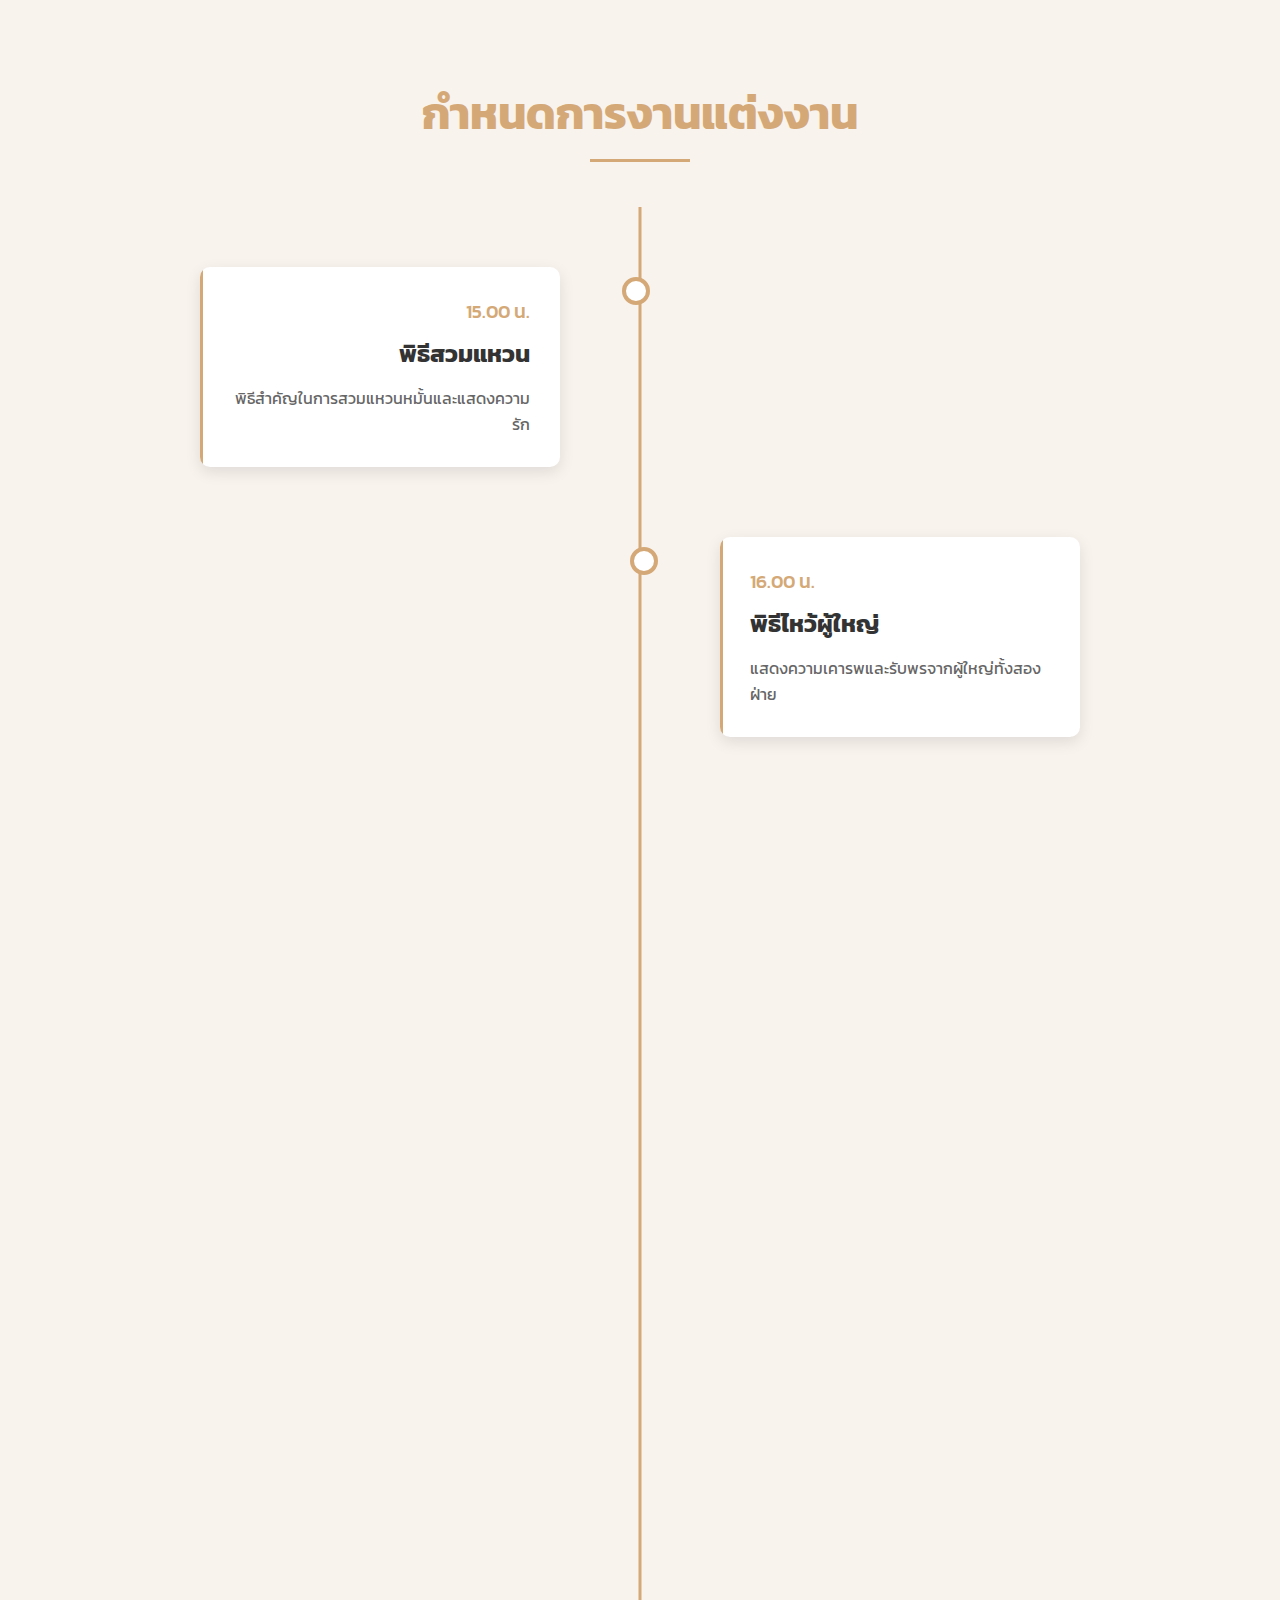
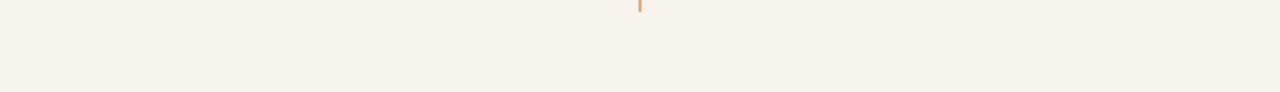
<file: deepseek_html_20250429_450853.html>
<!DOCTYPE html>
<html lang="th">
<head>
    <meta charset="UTF-8">
    <meta name="viewport" content="width=device-width, initial-scale=1.0">
    <title>กำหนดการงานแต่งงาน</title>
    <link href="https://fonts.googleapis.com/css2?family=Kanit:wght@300;400;500&display=swap" rel="stylesheet">
    <style>
        /* Reset และฟอนต์พื้นฐาน */
        * {
            margin: 0;
            padding: 0;
            box-sizing: border-box;
            font-family: 'Kanit', sans-serif;
        }
        
        body {
            background-color: #f9f3ee;
            color: #555;
        }
        
        /* สไตล์ส่วน hotel */
        .hotel-section {
            padding: 80px 0;
            position: relative;
        }
        
        .container {
            max-width: 1000px;
            margin: 0 auto;
            padding: 0 20px;
            position: relative;
        }
        
        .section-title {
            font-size: 2.8rem;
            color: #d4a977;
            margin-bottom: 60px;
            text-align: center;
            position: relative;
        }
        
        .section-title:after {
            content: '';
            position: absolute;
            width: 100px;
            height: 3px;
            background: #d4a977;
            bottom: -15px;
            left: 50%;
            transform: translateX(-50%);
        }
        
        /* สไตล์ hotel */
        .hotel {
            position: relative;
            padding: 40px 0;
        }
        
        /* เส้นแนวตั้งของ hotel */
        .hotel::before {
            content: '';
            position: absolute;
            width: 3px;
            background: #d4a977;
            top: 0;
            bottom: 0;
            left: 50%;
            transform: translateX(-50%);
        }
        
        .hotel-item {
            padding: 20px 40px;
            position: relative;
            width: 50%;
            margin-bottom: 30px;
            opacity: 0;
            transform: translateY(30px);
            transition: all 0.5s ease;
        }
        
        .hotel-item.visible {
            opacity: 1;
            transform: translateY(0);
        }
        
        /* สลับด้านซ้ายขวา */
        .hotel-item:nth-child(odd) {
            left: 0;
            text-align: right;
            padding-right: 80px;
        }
        
        .hotel-item:nth-child(even) {
            left: 50%;
            text-align: left;
            padding-left: 80px;
        }
        
        /* จุดบน hotel */
        .hotel-item::after {
            content: '';
            position: absolute;
            width: 20px;
            height: 20px;
            background: #fff;
            border: 4px solid #d4a977;
            border-radius: 50%;
            top: 30px;
        }
        
        .hotel-item:nth-child(odd)::after {
            right: -10px;
        }
        
        .hotel-item:nth-child(even)::after {
            left: -10px;
        }
        
        /* การ์ดเนื้อหา */
        .hotel-content {
            padding: 30px;
            background: #fff;
            border-radius: 10px;
            box-shadow: 0 5px 15px rgba(0,0,0,0.1);
            transition: all 0.3s ease;
            position: relative;
            overflow: hidden;
        }
        
        .hotel-item:hover .hotel-content {
            transform: translateY(-5px);
            box-shadow: 0 10px 25px rgba(0,0,0,0.15);
        }
        
        /* เอฟเฟกต์เมื่อ hover */
        .hotel-content::before {
            content: '';
            position: absolute;
            top: 0;
            left: 0;
            width: 3px;
            height: 100%;
            background: #d4a977;
            transition: all 0.3s ease;
        }
        
        .hotel-item:hover .hotel-content::before {
            width: 5px;
            background: #c19a6b;
        }
        
        .hotel-time {
            font-size: 1.2rem;
            color: #d4a977;
            font-weight: 500;
            margin-bottom: 10px;
        }
        
        .hotel-title {
            font-size: 1.5rem;
            color: #333;
            margin-bottom: 15px;
        }
        
        .hotel-desc {
            color: #666;
            line-height: 1.6;
        }
        
        /* Responsive Design */
        @media (max-width: 768px) {
            .hotel::before {
                left: 40px;
            }
            
            .hotel-item {
                width: 100%;
                padding-left: 80px;
                padding-right: 20px;
                text-align: left;
            }
            
            .hotel-item:nth-child(odd),
            .hotel-item:nth-child(even) {
                left: 0;
                text-align: left;
                padding-left: 80px;
                padding-right: 20px;
            }
            
            .hotel-item:nth-child(odd)::after,
            .hotel-item:nth-child(even)::after {
                left: 30px;
            }
        }
    </style>
</head>
<body>
    <section class="hotel-section">
        <div class="container">
            <h2 class="section-title">กำหนดการงานแต่งงาน</h2>
            
            <div class="hotel">
                <!-- รายการที่ 1 -->
                <div class="hotel-item">
                    <div class="hotel-content">
                        <div class="hotel-time">15.00 น.</div>
                        <h3 class="hotel-title">พิธีสวมแหวน</h3>
                        <p class="hotel-desc">พิธีสำคัญในการสวมแหวนหมั้นและแสดงความรัก</p>
                    </div>
                </div>
                
                <!-- รายการที่ 2 -->
                <div class="hotel-item">
                    <div class="hotel-content">
                        <div class="hotel-time">16.00 น.</div>
                        <h3 class="hotel-title">พิธีไหว้ผู้ใหญ่</h3>
                        <p class="hotel-desc">แสดงความเคารพและรับพรจากผู้ใหญ่ทั้งสองฝ่าย</p>
                    </div>
                </div>
                
                <!-- รายการที่ 3 -->
                <div class="hotel-item">
                    <div class="hotel-content">
                        <div class="hotel-time">17.00 น.</div>
                        <h3 class="hotel-title">ร่วมถ่ายรูป</h3>
                        <p class="hotel-desc">ช่วงเวลาเก็บภาพความประทับใจกับแขกผู้มีเกียรติ</p>
                    </div>
                </div>
                
                <!-- รายการที่ 4 -->
                <div class="hotel-item">
                    <div class="hotel-content">
                        <div class="hotel-time">18.00 น.</div>
                        <h3 class="hotel-title">ฉลองมงคลสมรส</h3>
                        <p class="hotel-desc">ร่วมรับประทานอาหารและแสดงความยินดี</p>
                    </div>
                </div>
                
                <!-- รายการที่ 5 -->
                <div class="hotel-item">
                    <div class="hotel-content">
                        <div class="hotel-time">20.00 น.</div>
                        <h3 class="hotel-title">ปาร์ตี้</h3>
                        <p class="hotel-desc">สนุกสนานกับดนตรีและเครื่องดื่มในบรรยากาศสบายๆ</p>
                    </div>
                </div>
            </div>
        </div>
    </section>

    <script>
        // เพิ่มเอฟเฟกต์เมื่อ scroll มาถึง
        document.addEventListener('DOMContentLoaded', function() {
            const hotelItems = document.querySelectorAll('.hotel-item');
            
            function checkVisibility() {
                hotelItems.forEach(item => {
                    const itemTop = item.getBoundingClientRect().top;
                    const windowHeight = window.innerHeight;
                    
                    if (itemTop < windowHeight - 100) {
                        item.classList.add('visible');
                    }
                });
            }
            
            // ตรวจสอบเมื่อโหลดหน้า
            checkVisibility();
            
            // ตรวจสอบเมื่อ scroll
            window.addEventListener('scroll', checkVisibility);
        });
    </script>
</body>
</html>
</file>
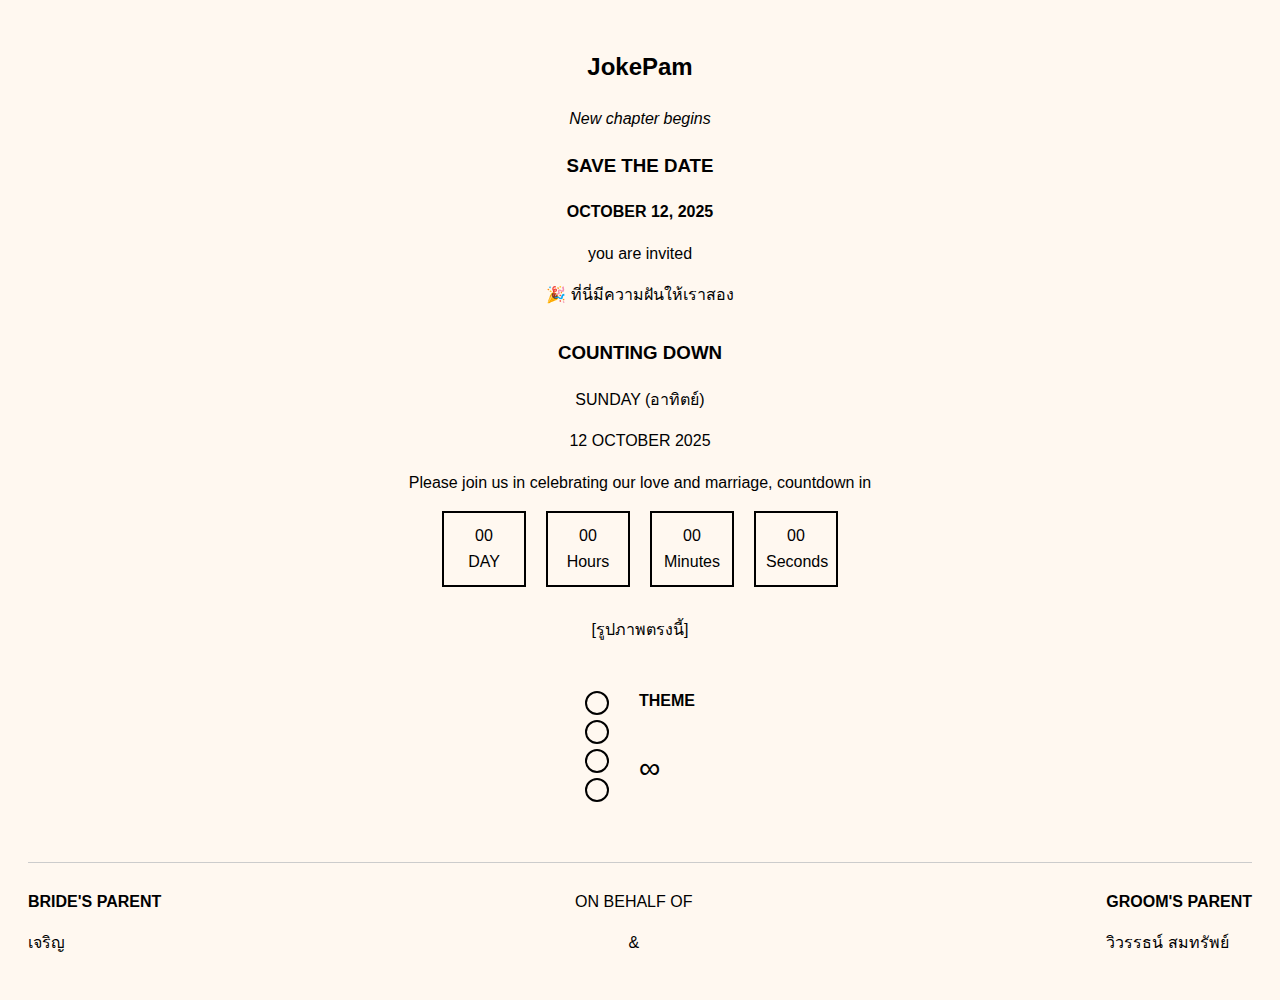
<file: deepseek_html_20250617_867af4.html>
<!DOCTYPE html>
<html lang="en">
<head>
  <meta charset="UTF-8" />
  <meta name="viewport" content="width=device-width, initial-scale=1.0"/>
  <title>Wedding Invitation</title>
  <style>
    body {
      font-family: Arial, sans-serif;
      padding: 20px;
      line-height: 1.6;
      background-color: #fff8f0;
    }
    .center {
      text-align: center;
    }
    .section {
      margin-bottom: 30px;
    }
    .countdown {
      display: flex;
      justify-content: center;
      gap: 20px;
    }
    .timer-box {
      border: 2px solid #000;
      padding: 10px;
      width: 60px;
      text-align: center;
    }
    .theme-section {
      display: flex;
      align-items: center;
      justify-content: center;
      gap: 30px;
    }
    .theme-circle {
      width: 20px;
      height: 20px;
      border: 2px solid #000;
      border-radius: 50%;
      margin: 5px 0;
    }
    footer {
      display: flex;
      justify-content: space-between;
      margin-top: 40px;
      border-top: 1px solid #ccc;
      padding-top: 10px;
    }
  </style>
</head>
<body>

  <div class="section center">
    <h2>JokePam</h2>
    <p><em>New chapter begins</em></p>
    <h3>SAVE THE DATE</h3>
    <p><strong>OCTOBER 12, 2025</strong></p>
    <p>you are invited</p>
    <p>🎉 ที่นี่มีความฝันให้เราสอง</p>
  </div>

  <div class="section center">
    <h3>COUNTING DOWN</h3>
    <p>SUNDAY (อาทิตย์)</p>
    <p>12 OCTOBER 2025</p>
    <p>Please join us in celebrating our love and marriage, countdown in</p>
    <div class="countdown">
      <div class="timer-box">
        <div>00</div>
        <div>DAY</div>
      </div>
      <div class="timer-box">
        <div>00</div>
        <div>Hours</div>
      </div>
      <div class="timer-box">
        <div>00</div>
        <div>Minutes</div>
      </div>
      <div class="timer-box">
        <div>00</div>
        <div>Seconds</div>
      </div>
    </div>
  </div>

  <div class="section center">
    <p>[รูปภาพตรงนี้]</p>
  </div>

  <div class="section theme-section">
    <div>
      <div class="theme-circle"></div>
      <div class="theme-circle"></div>
      <div class="theme-circle"></div>
      <div class="theme-circle"></div>
    </div>
    <div>
      <p><strong>THEME</strong></p>
      <p style="font-size: 30px;">∞</p>
    </div>
  </div>

  <footer>
    <div>
      <p><strong>BRIDE'S PARENT</strong></p>
      <p>เจริญ</p>
    </div>
    <div class="center">
      <p>ON BEHALF OF</p>
      <p>&</p>
    </div>
    <div class="right">
      <p><strong>GROOM'S PARENT</strong></p>
      <p>วิวรรธน์ สมทรัพย์</p>
    </div>
  </footer>

</body>
</html>
</file>
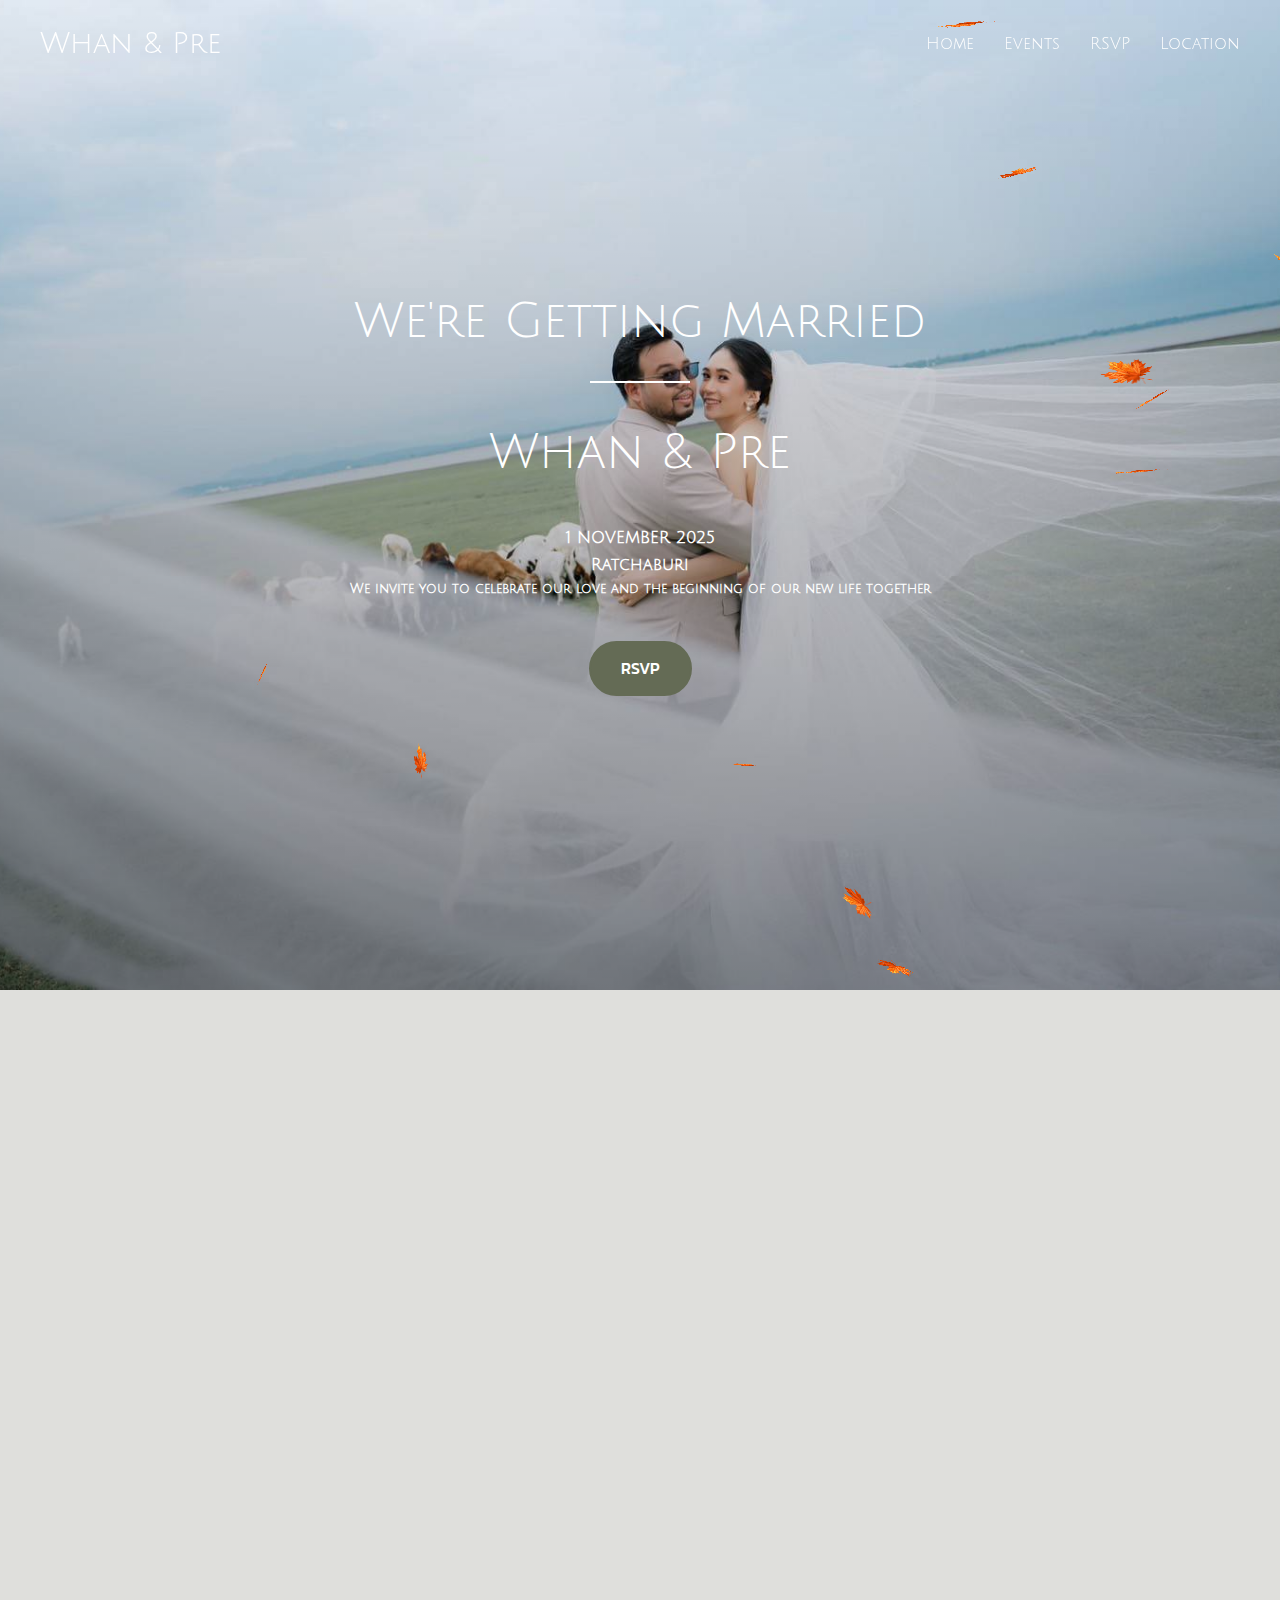
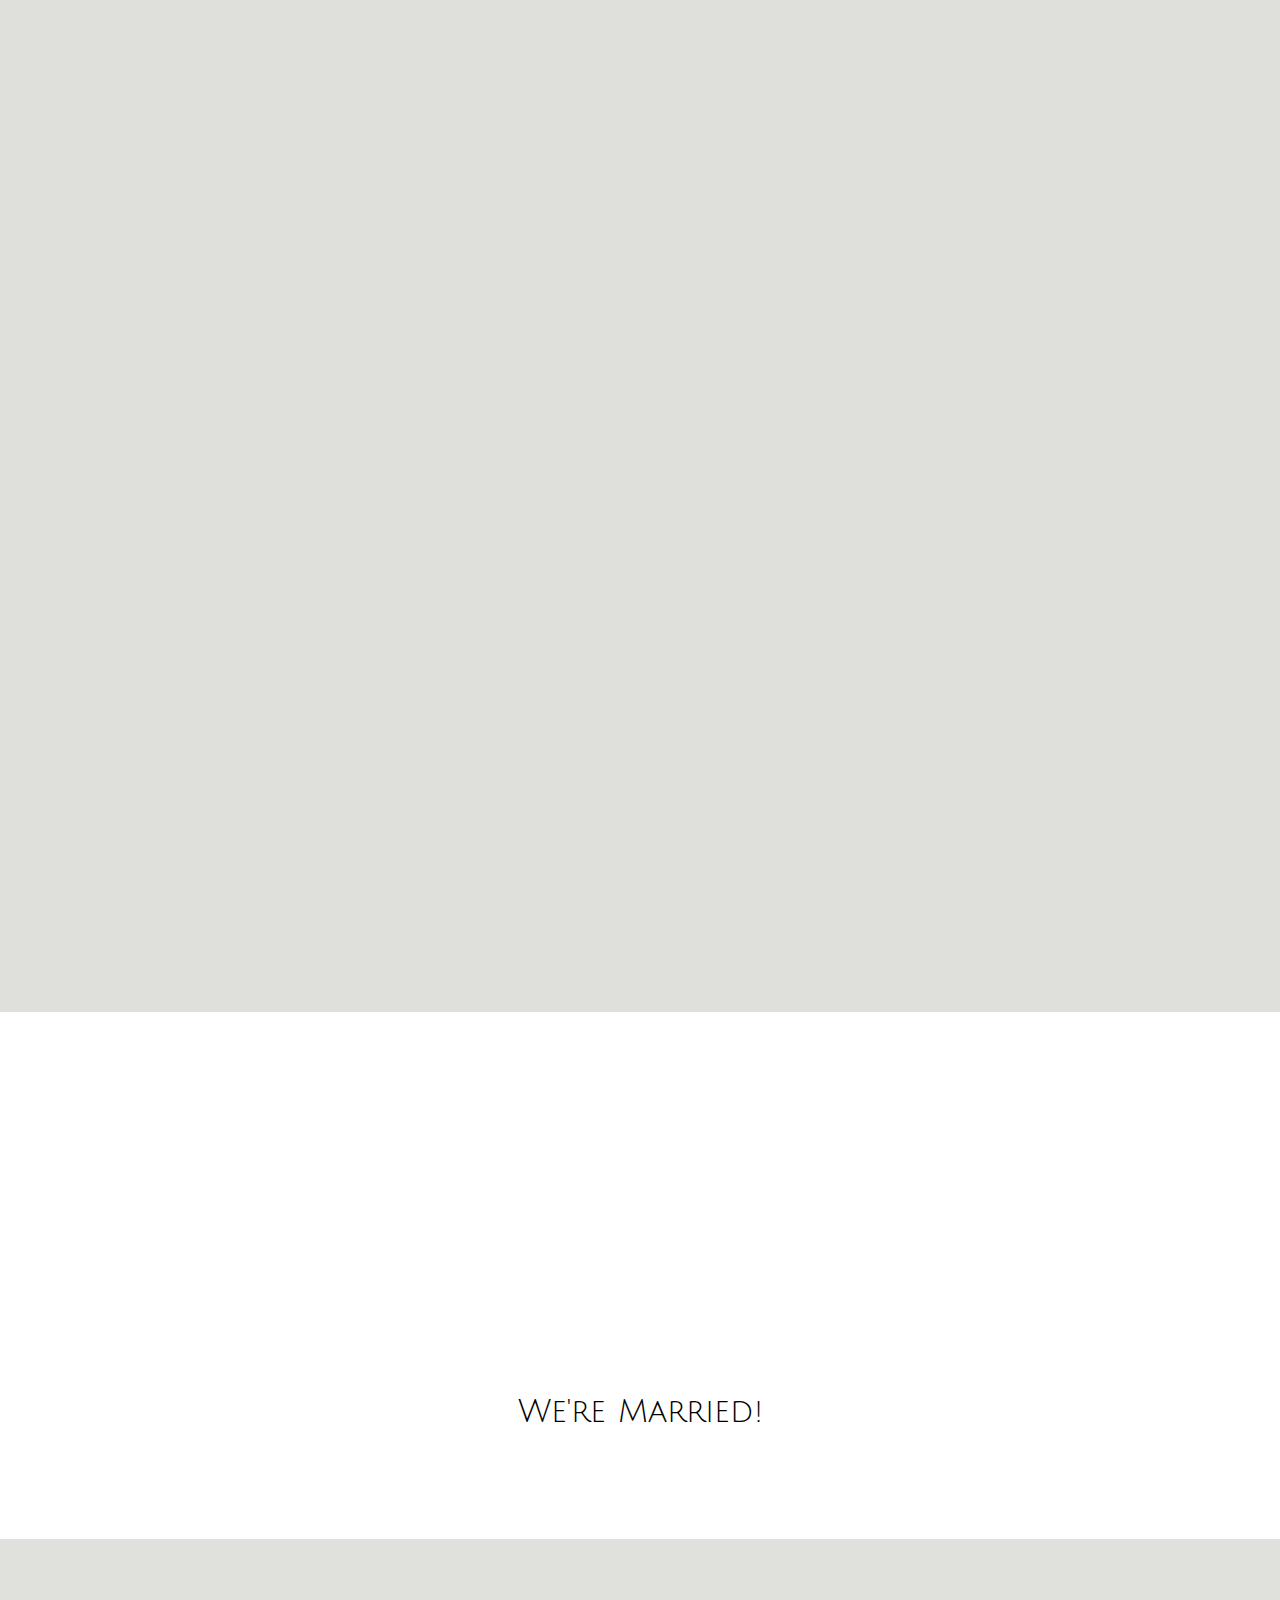
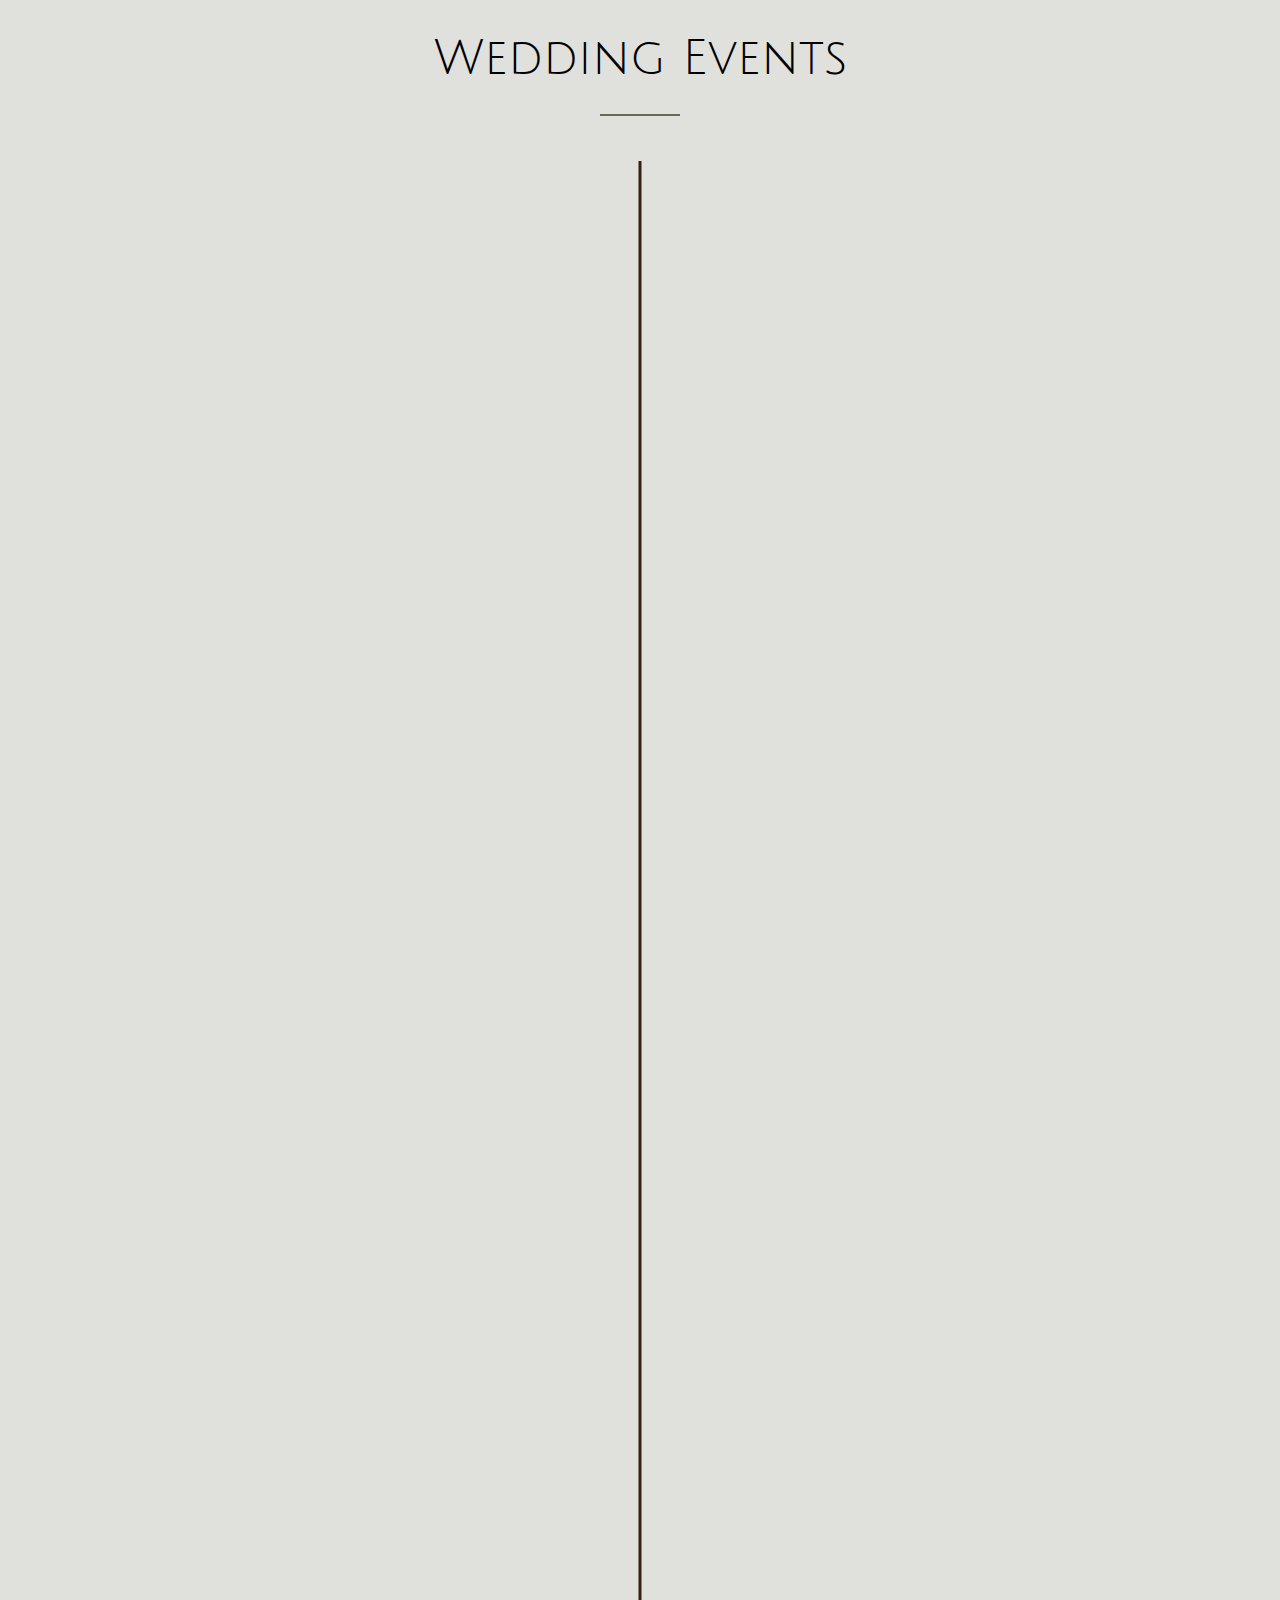
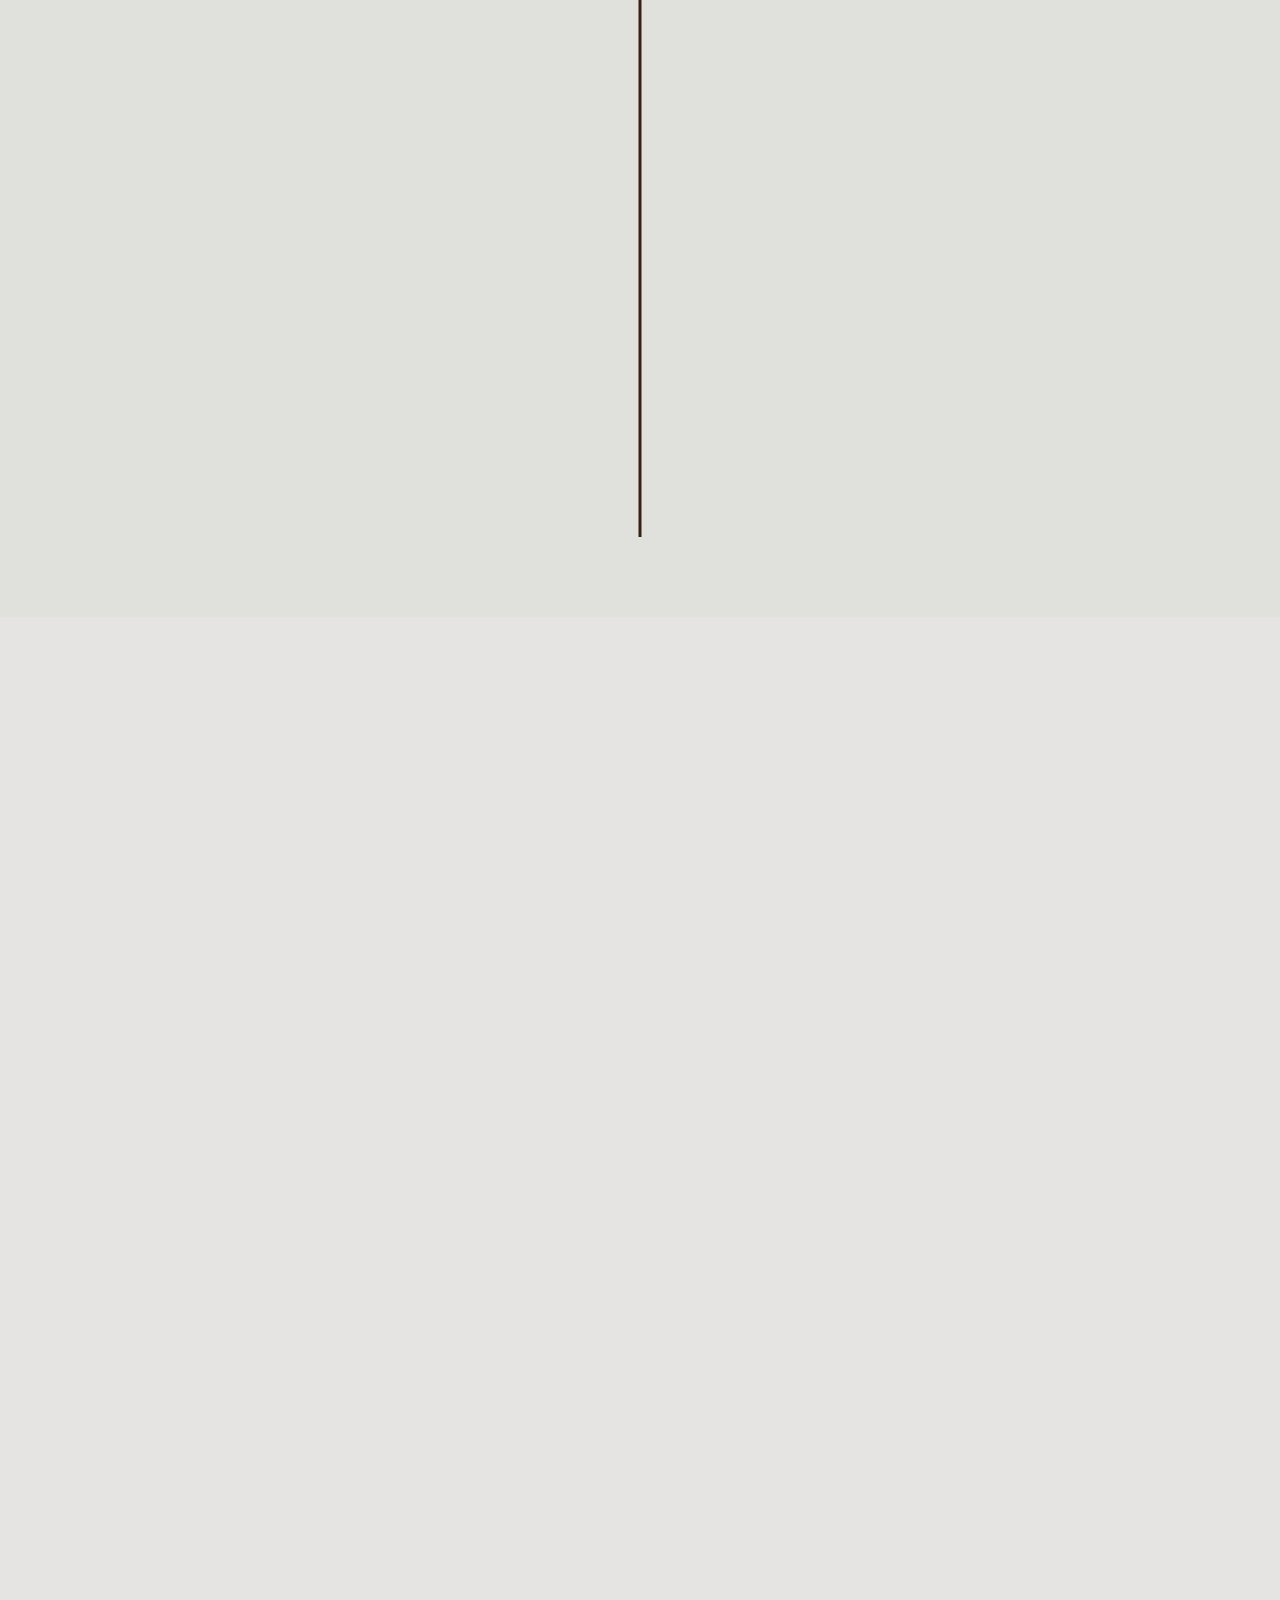
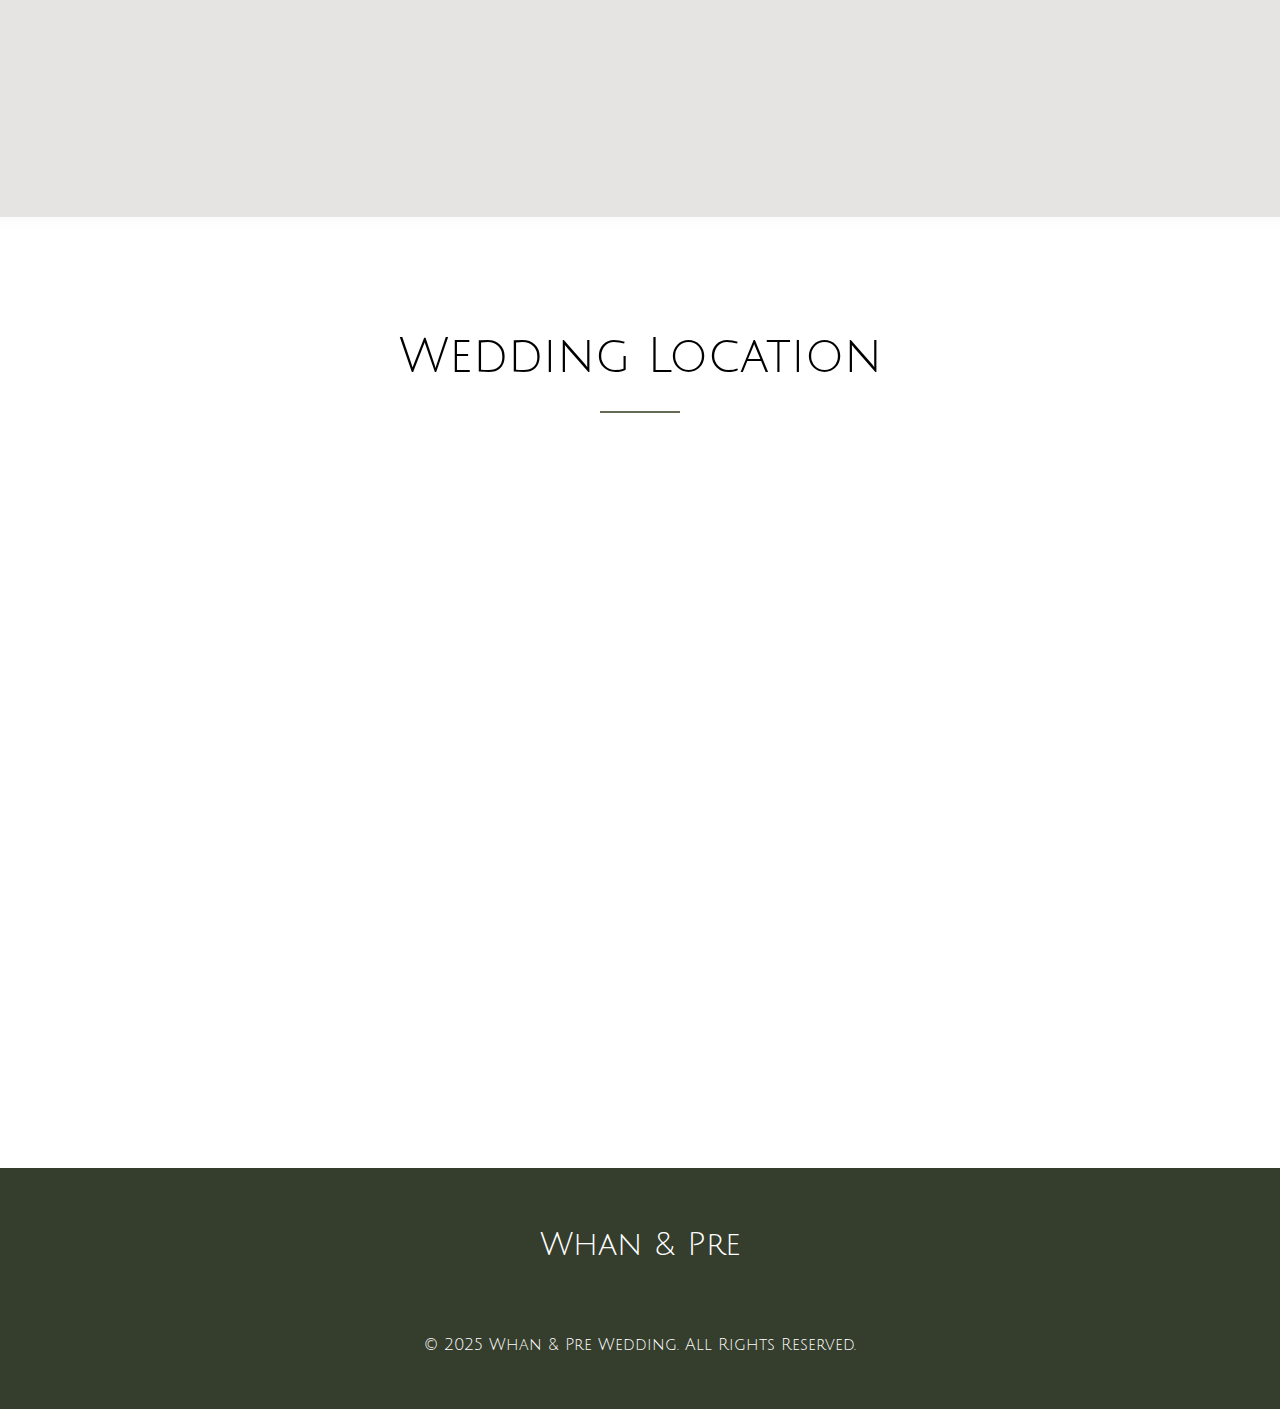
<file: index copy.html>
<!DOCTYPE html>
<html lang="th">
<head>
    <meta charset="UTF-8">
    <meta name="viewport" content="width=device-width, initial-scale=1.0">
    <title>Wedding of Whan & Pre</title>
    <link rel="preconnect" href="https://fonts.googleapis.com">
    <link rel="preconnect" href="https://fonts.gstatic.com" crossorigin>

    <!-- Font google -->
    <link href="https://fonts.googleapis.com/css2?family=Playfair+Display:wght@400;500;700&family=Montserrat:wght@300;400;500;600&display=swap" rel="stylesheet">
    <link href='https://fonts.googleapis.com/css?family=Work+Sans:400,300,600,400italic,700' rel='stylesheet' type='text/css'>
	<link href="https://fonts.googleapis.com/css?family=Sacramento" rel="stylesheet">
    <link href="https://fonts.googleapis.com/css2?family=Kanit:ital,wght@0,100;0,200;0,300;0,400;0,500;0,600;0,700;0,800;0,900;1,100;1,200;1,300;1,400;1,500;1,600;1,700;1,800;1,900&display=swap" rel="stylesheet">
    <link href="https://fonts.googleapis.com/css2?family=Itim&family=Kanit:wght@300;400&display=swap" rel="stylesheet">
    <link rel="preconnect" href="https://fonts.googleapis.com">
    <link rel="preconnect" href="https://fonts.gstatic.com" crossorigin>
    <link href="https://fonts.googleapis.com/css2?family=Julius+Sans+One&family=Kanit:ital,wght@0,100;0,200;0,300;0,400;0,500;0,600;0,700;0,800;0,900;1,100;1,200;1,300;1,400;1,500;1,600;1,700;1,800;1,900&display=swap" rel="stylesheet">
    
    <!-- Bootstrap  -->
    <link href="https://cdn.jsdelivr.net/npm/bootstrap@5.3.5/dist/css/bootstrap.min.css" rel="stylesheet" integrity="sha384-SgOJa3DmI69IUzQ2PVdRZhwQ+dy64/BUtbMJw1MZ8t5HZApcHrRKUc4W0kG879m7" crossorigin="anonymous">
    
    <!-- Css -->
    <link rel="stylesheet" href="https://cdnjs.cloudflare.com/ajax/libs/font-awesome/6.0.0-beta3/css/all.min.css">
    <link rel="stylesheet" href="css/style.css">
    <link rel="stylesheet" href="css/font.css">
    <link rel="stylesheet" href="css/animate.css">
    <link rel="stylesheet" href="css/animation.css">
    <link rel="stylesheet" href="css/falling.css">
    <link rel="stylesheet" href="css/event.css">

    

</head>
<body>
    
    <!-- Navigation -->
    <nav class="navbar">
        <a href="#" class="logo">Whan & Pre</a>
        <ul class="nav-links">
            <li><a href="#home">Home</a></li>
            <!-- <li><a href="#about">Our Story</a></li>
            <li><a href="#gallery">Gallery</a></li> -->
            <li><a href="#event">Events</a></li>
            <li><a href="#rsvp">RSVP</a></li>
            <li><a href="#location">Location</a></li>
        </ul>
        <div class="menu-toggle">
            <i class="fas fa-bars"></i>
        </div>
    </nav>
    
    <!-- Hero Section -->
    <section class="hero " id="home">
        
        <div class="hero-content ">
            <div class="falling-leaves"></div>
            <h1 class="wow fadeInUp" data-wow-delay=".2s">We're Getting Married</h1>
            <div class="divider"></div>
            <div class="couple-names wow fadeInDown" data-wow-delay=".3s">Whan & Pre</div>
            <div class="wedding-date wow fadeInUp" data-wow-delay=".3s">1 NOVEMBER 2025</div>
            <div class="wedding-date wow fadeInDown" data-wow-delay=".3s">Ratchaburi</div>
            <p class="wow fadeIn" data-wow-delay=".3s">We invite you to celebrate our love and the beginning of our new life together</p>
            <div class="wow flipInX">
                <a href="#rsvp" class="btn ">RSVP</a>
            </div>
        </div>
    </section>

     <!-- theme Section -->
    <section class="section" id="theme">
        <div class="section-title">
            <h2 class="wow bounceInLeft" data-wow-delay=".3s">Theme Color</h2>
        </div>

            <div class="theme-color wow bounceInRight" data-wow-delay=".3s">
                <img src="./image/theme-color.png" alt="Couple photo">
            </div>
        </div>
    </section> 

    <!-- Countdown Section -->
    <section class="countdown">
        <div class="section-title wow fadeIn " data-wow-delay=".3s">
            <h2 style="color: var(--white);">Counting Down</h2>

           
        </div>
        <h4 class="wow fadeIn " data-wow-delay=".4s">We are pleased to invite you to our wedding ceremony and let’s celebrate together on our special day in…</h4>
        <br/>
        <h4 class="kanit-light-italic wow fadeIn " data-wow-delay=".5s">ร่วมแสดงความยินดีไปพร้อมกันกับเรา นับถอยหลังในอีก…</h4>
        <div class="countdown-container">
            <div class="countdown-box">
                <div class="countdown-value wow pulse" data-wow-iteration="60" id="days">00</div>
                <div class="countdown-label">Days</div>
            </div>
            <div class="countdown-box">
                <div class="countdown-value wow pulse" data-wow-iteration="60" id="hours">00</div>
                <div class="countdown-label">Hours</div>
            </div>
            <div class="countdown-box">
                <div class="countdown-value wow pulse" data-wow-iteration="60" id="minutes">00</div>
                <div class="countdown-label">Minutes</div>
            </div>
            <div class="countdown-box">
                <div class="countdown-value wow pulse" data-wow-iteration="60" id="seconds">00</div>
                <div class="countdown-label">Seconds</div>
            </div>
        </div>
    </section>

    <!-- About Section -->
    <!-- <section class="section" id="about">
        <div class="section-title">
            <h2>Our Love Story</h2>
        </div>
        <div class="about-content">
            <div class="about-text">
                <h3>How We Met</h3>
                <p>Lorem ipsum dolor sit amet, consectetur adipiscing elit. Nullam in dui mauris. Vivamus hendrerit arcu sed erat molestie vehicula. Sed auctor neque eu tellus rhoncus ut eleifend nibh porttitor. Ut in nulla enim. Phasellus molestie magna non est bibendum non venenatis nisl tempor.</p>
                <p>Suspendisse eu ornare nisl. Nullam convallis augue justo, at imperdiet metus scelerisque quis. Vivamus hendrerit arcu sed erat molestie vehicula.</p>
                <h3 style="margin-top: 30px;">The Proposal</h3>
                <p>Lorem ipsum dolor sit amet, consectetur adipiscing elit. Nullam in dui mauris. Vivamus hendrerit arcu sed erat molestie vehicula. Sed auctor neque eu tellus rhoncus ut eleifend nibh porttitor.</p>
            </div>
            <div class="about-image">
                <img src="https://images.unsplash.com/photo-1519225421980-715cb0215aed?ixlib=rb-1.2.1&auto=format&fit=crop&w=1350&q=80" alt="Couple photo">
            </div>
        </div>
    </section> -->

    

    <!-- Gallery Section -->
   <!--  <section class="section gallery" id="gallery">
        <div class="section-title">
            <h2>Our Gallery</h2>
        </div>
        <div class="gallery-grid">
            <div class="gallery-item">
                <img src="https://images.unsplash.com/photo-1517841905240-472988babdf9?ixlib=rb-1.2.1&auto=format&fit=crop&w=634&q=80" alt="Gallery image 1">
            </div>
            <div class="gallery-item">
                <img src="https://images.unsplash.com/photo-1529626455594-4ff0802cfb7e?ixlib=rb-1.2.1&auto=format&fit=crop&w=634&q=80" alt="Gallery image 2">
            </div>
        </div>
    </section> -->

    


    <!-- Events Section -->
 <!--    <section class="section events" id="events">
        <div class="section-title">
            <h2>Wedding Events</h2>
        </div>
        <div class="event-cards">
            <div class="event-card">
                <div class="event-image">
                    <img src="https://images.unsplash.com/photo-1515934751635-c81c6bc9a2d8?ixlib=rb-1.2.1&auto=format&fit=crop&w=1350&q=80" alt="Ceremony">
                </div>
                <div class="event-details">
                    <h3>Wedding Ceremony</h3>
                    <div class="event-meta">
                        <div class="event-meta-item">
                            <i class="far fa-calendar-alt"></i>
                            <span>25 December 2023</span>
                        </div>
                        <div class="event-meta-item">
                            <i class="far fa-clock"></i>
                            <span>4:00 PM</span>
                        </div>
                    </div>
                    <p>Lorem ipsum dolor sit amet, consectetur adipiscing elit. Nullam in dui mauris. Vivamus hendrerit arcu sed erat molestie vehicula. Sed auctor neque eu tellus rhoncus ut eleifend nibh porttitor.</p>
                    <div class="event-meta-item" style="margin-top: 20px;">
                        <i class="fas fa-map-marker-alt"></i>
                        <span>St. Louis Church, Bangkok</span>
                    </div>
                </div>
            </div>
            <div class="event-card">
                <div class="event-image">
                    <img src="https://images.unsplash.com/photo-1515934751635-c81c6bc9a2d8?ixlib=rb-1.2.1&auto=format&fit=crop&w=1350&q=80" alt="Reception">
                </div>
                <div class="event-details">
                    <h3>Wedding Reception</h3>
                    <div class="event-meta">
                        <div class="event-meta-item">
                            <i class="far fa-calendar-alt"></i>
                            <span>25 December 2023</span>
                        </div>
                        <div class="event-meta-item">
                            <i class="far fa-clock"></i>
                            <span>7:00 PM</span>
                        </div>
                    </div>
                    <p>Lorem ipsum dolor sit amet, consectetur adipiscing elit. Nullam in dui mauris. Vivamus hendrerit arcu sed erat molestie vehicula. Sed auctor neque eu tellus rhoncus ut eleifend nibh porttitor.</p>
                    <div class="event-meta-item" style="margin-top: 20px;">
                        <i class="fas fa-map-marker-alt"></i>
                        <span>Grand Hyatt Hotel, Bangkok</span>
                    </div>
                </div>
            </div>
        </div>
    </section> -->

    <section class="timeline-section" id="event">
        <div class="container">
            <div class="section-title">
                <h2>Wedding Events</h2>
            </div>
            <div class="timeline">
                <!-- รายการที่ 1 -->
                <div class="timeline-item">
                    <div class="timeline-content">
                        <div class="timeline-icon">
                            <img src="./image/ring.jpg" alt="แหวน" class="timeline-logo">                
                        </div>
                        <div class="timeline-time">15.00 น.</div>
                        <h3 class="timeline-title">พิธีสวมแหวน</h3>
                        <p class="timeline-desc">พิธีสำคัญในการสวมแหวนหมั้นและแสดงความรัก</p>
                    </div>
                </div>
                
                <!-- รายการที่ 2 -->
                <div class="timeline-item">
                    <div class="timeline-content">
                        <div class="timeline-icon">
                            <img src="./image/gift.jpg" alt="ครอบครัวเจ้าสาว" class="timeline-logo">                
                        </div>
                        <div class="timeline-time">16.00 น.</div>
                        <h3 class="timeline-title">พิธีไหว้ผู้ใหญ่</h3>
                        <p class="timeline-desc">แสดงความเคารพและรับพรจากผู้ใหญ่ทั้งสองฝ่าย</p>
                    </div>
                </div>
                
                <!-- รายการที่ 3 -->
                <div class="timeline-item">
                    <div class="timeline-content">
                        <div class="timeline-icon">
                            <img src="./image/photo.jpg" alt="ครอบครัวเจ้าสาว" class="timeline-logo">                
                        </div>
                        <div class="timeline-time">17.00 น.</div>
                        <h3 class="timeline-title">ร่วมถ่ายรูป</h3>
                        <p class="timeline-desc">ช่วงเวลาเก็บภาพความประทับใจกับแขกผู้มีเกียรติ</p>
                    </div>
                </div>
                
                <!-- รายการที่ 4 -->
                <div class="timeline-item">
                    <div class="timeline-content">
                        <div class="timeline-icon">
                            <img src="./image/wedding.jpg" alt="ครอบครัวเจ้าสาว" class="timeline-logo">                
                        </div>
                        <div class="timeline-time">18.00 น.</div>
                        <h3 class="timeline-title">ฉลองมงคลสมรส</h3>
                        <p class="timeline-desc">ร่วมรับประทานอาหารและแสดงความยินดี</p>
                    </div>
                </div>
                
                <!-- รายการที่ 5 -->
                <div class="timeline-item">
                    <div class="timeline-content">
                        <div class="timeline-icon">
                            <img src="./image/party.jpg" alt="ครอบครัวเจ้าสาว" class="timeline-logo">                
                        </div>
                        <div class="timeline-time">20.00 น.</div>
                        <h3 class="timeline-title">ปาร์ตี้</h3>
                        <p class="timeline-desc">สนุกสนานกับดนตรีและเครื่องดื่มในบรรยากาศสบายๆ</p>
                    </div>
                </div>
            </div>
            
        </div>
       
    </section>

    
    <!-- RSVP Section -->
    <section class="section rsvp" id="rsvp">
        <div class="section-title  wow fadeIn" data-wow-delay=".3s">
            <h2>RSVP</h2>
        </div>
        <p style="text-align: center; max-width: 600px; margin: 0 auto 40px;" class="  wow fadeIn" data-wow-delay=".3s">We can't wait to celebrate with you! Please let us know if you'll be able to attend by filling out the form below.</p>
        <iframe src="https://docs.google.com/forms/d/e/1FAIpQLSf8X0Zf3Ce2RTfl5ka_gatyYL5lkuHxWHFICK-HeSIJE3SA-g/viewform?embedded=true" width="100%" height="1900 px" frameborder="0" marginheight="0" marginwidth="0">กำลังโหลด…</iframe>
    </section>

     <!-- Location Section -->
     <section class="section location" id="location">
        <div class="section-title">
            <h2>Wedding Location</h2>
        </div>
        <iframe src="https://www.google.com/maps/embed?pb=!1m18!1m12!1m3!1d3875.7349322545465!2d99.74621551081466!3d13.734491386599911!2m3!1f0!2f0!3f0!3m2!1i1024!2i768!4f13.1!3m3!1m2!1s0x30e319caa8aa3b0d%3A0xb789323ed46fb788!2z4LmE4Lij4LmI4Lig4Liy4Lie4LiV4Liw4Lin4Lix4LiZIOC4reC4suC4q-C4suC4oybguYDguITguKPguLfguYjguK3guIfguJTguLfguYjguKE!5e0!3m2!1sen!2sth!4v1745814102132!5m2!1sen!2sth" width="100%" height="600" style="border:0;" allowfullscreen="" loading="lazy" referrerpolicy="no-referrer-when-downgrade"></iframe>
    </section>

    <!-- Footer -->
    <footer class="footer">
        <div class="footer-logo">Whan & Pre</div>
        <ul class="social-links">
            <!-- <li><a href="#"><i class="fab fa-facebook-f"></i></a></li>
            <li><a href="#"><i class="fab fa-instagram"></i></a></li>
            <li><a href="#"><i class="fab fa-pinterest-p"></i></a></li> -->
        </ul>
        <p class="copyright">© 2025 Whan & Pre Wedding. All Rights Reserved.</p>


    <script src="js/falling.js"></script>
    <script src="js/wow.min.js"></script>
    <script src="https://cdn.jsdelivr.net/npm/bootstrap@5.3.5/dist/js/bootstrap.bundle.min.js" integrity="sha384-k6d4wzSIapyDyv1kpU366/PK5hCdSbCRGRCMv+eplOQJWyd1fbcAu9OCUj5zNLiq" crossorigin="anonymous"></script>
    <script>
        new WOW().init();
    </script>
    <script>
        // Mobile Menu Toggle
        const menuToggle = document.querySelector('.menu-toggle');
        const navLinks = document.querySelector('.nav-links');
        
        menuToggle.addEventListener('click', () => {
            navLinks.classList.toggle('active');
        });
        
        // Close menu when clicking a link
        document.querySelectorAll('.nav-links a').forEach(link => {
            link.addEventListener('click', () => {
                navLinks.classList.remove('active');
            });
        });
        
        // Navbar scroll effect
        window.addEventListener('scroll', () => {
            const navbar = document.querySelector('.navbar');
            if (window.scrollY > 50) {
                navbar.classList.add('scrolled');
            } else {
                navbar.classList.remove('scrolled');
            }
        });
        
        // Countdown Timer
        function updateCountdown() {
            const weddingDate = new Date('November 1, 2025 13:00:00').getTime();
            const now = new Date().getTime();
            const distance = weddingDate - now;
            
            const days = Math.floor(distance / (1000 * 60 * 60 * 24));
            const hours = Math.floor((distance % (1000 * 60 * 60 * 24)) / (1000 * 60 * 60));
            const minutes = Math.floor((distance % (1000 * 60 * 60)) / (1000 * 60));
            const seconds = Math.floor((distance % (1000 * 60)) / 1000);
            
            document.getElementById('days').textContent = days.toString().padStart(2, '0');
            document.getElementById('hours').textContent = hours.toString().padStart(2, '0');
            document.getElementById('minutes').textContent = minutes.toString().padStart(2, '0');
            document.getElementById('seconds').textContent = seconds.toString().padStart(2, '0');
            
            if (distance < 0) {
                clearInterval(countdownTimer);
                document.querySelector('.countdown-container').innerHTML = '<h3 style="font-size: 2rem;">We\'re Married!</h3>';
            }
        }
        
        const countdownTimer = setInterval(updateCountdown, 1000);
        updateCountdown();
        
        // Smooth scrolling for anchor links
        document.querySelectorAll('a[href^="#"]').forEach(anchor => {
            anchor.addEventListener('click', function(e) {
                e.preventDefault();
                
                const targetId = this.getAttribute('href');
                if (targetId === '#') return;
                
                const targetElement = document.querySelector(targetId);
                if (targetElement) {
                    window.scrollTo({
                        top: targetElement.offsetTop - 70,
                        behavior: 'smooth'
                    });
                }
            });
        });
    </script>
    <script>
        // เพิ่มเอฟเฟกต์เมื่อ scroll มาถึง
        document.addEventListener('DOMContentLoaded', function() {
    const items = document.querySelectorAll('.timeline-item');

    const observer = new IntersectionObserver(entries => {
        entries.forEach(entry => {
            if (entry.isIntersecting) {
                entry.target.classList.add('visible');
                observer.unobserve(entry.target); // ถ้าต้องการให้แสดงครั้งเดียว
            }
        });
    }, { threshold: 0.1 });

    items.forEach(item => observer.observe(item));
});
    </script>
</body>
</html>
</file>
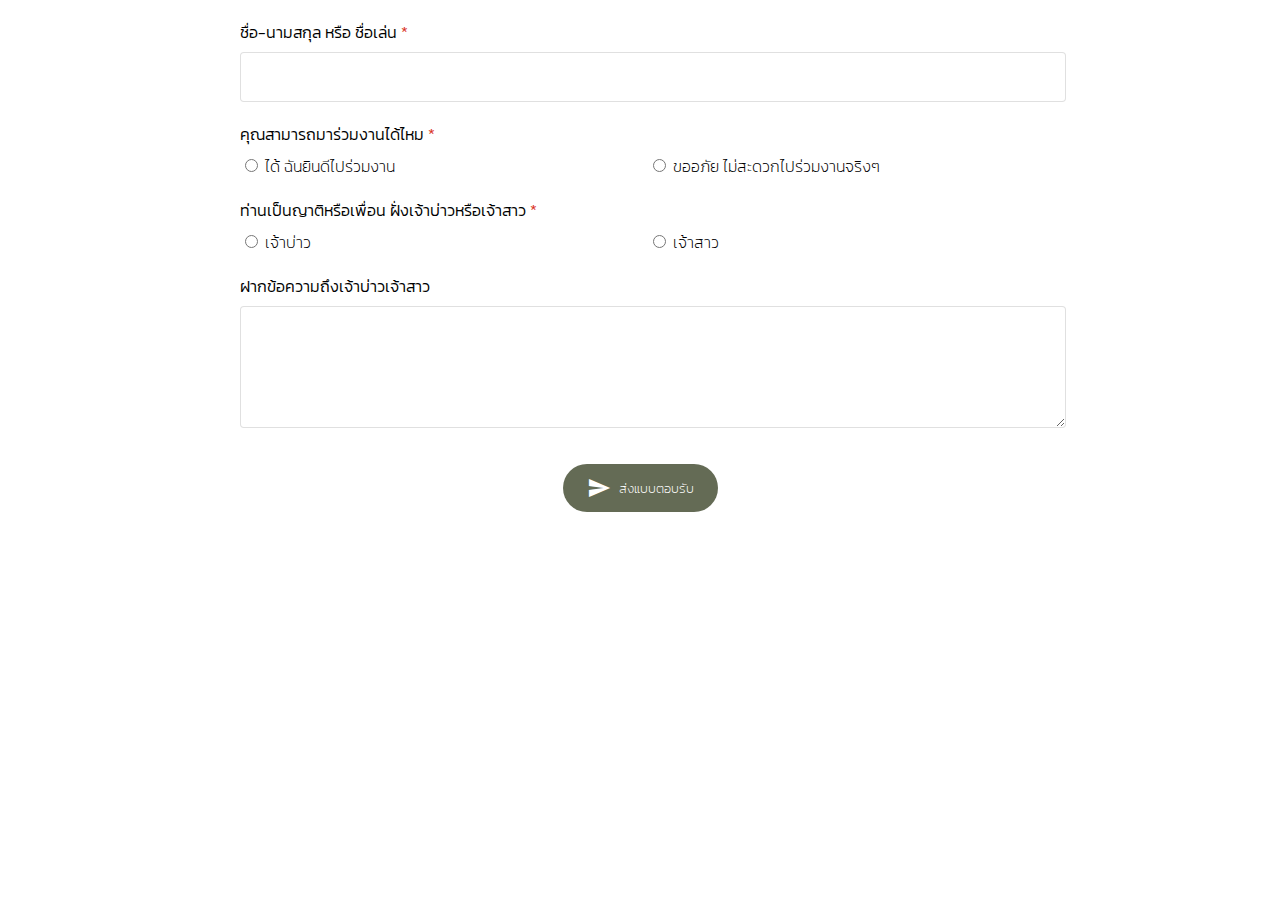
<file: index_fixed.html>
<!DOCTYPE html>
<html>

<head>
  <base target="_top">
  <link
    href="https://fonts.googleapis.com/css2?family=Itim&family=Julius+Sans+One&family=Kanit:ital,wght@0,100;0,200;0,300;0,400;0,500;0,600;0,700;0,800;0,900;1,100;1,200;1,300;1,400;1,500;1,600;1,700;1,800;1,900&family=Noto+Sans+Thai:wght@100..900&display=swap"
    rel="stylesheet">
  <link href="https://fonts.googleapis.com/icon?family=Material+Icons" rel="stylesheet">
  <style>
    :root {
      --primary-color: #646b55;
      --primary-dark: #b5a18f;
      --dark: #3a2e2e;
      --text-color: black;
      --white: #ffffff;
      --border-color: rgba(0, 0, 0, 0.12);
    }

    body {
      font-family: 'Kanit', sans-serif;
      font-weight: 200;
      font-style: normal;
      color: black;

      margin: 0;
      padding: 20px;
      display: flex;
      justify-content: center;
    }

    .form-container {
      width: 90%;
      max-width: 800px;
    }

    .ff-title {
      text-align: center;
      font-size: 20px;
      font-weight: 500;
      margin-bottom: 30px;
    }

    .ff-item {
      margin-bottom: 20px;
    }

    .ff-item-qs {
      display: block;
      margin-bottom: 8px;
      font-weight: 300;
    }

    .ff-required {
      color: #d93025;
    }

    .ff-widget-control {
      width: 100%;
      padding: 12px;
      border: 1px solid var(--border-color);
      border-radius: 4px;
      font-family: 'Kanit', sans-serif;
      font-weight: 200;
      font-style: normal;
      font-size: 16px;
    }

    .ff-check-table {
      display: flex;
      flex-wrap: wrap;
      gap: 15px;
    }

    input[type=radio] {
      accent-color: black;
    }

    select {}

    option {
      color: black;
    }

    .ff-form-check {
      flex: 1;
      min-width: 200px;
    }

    .ff-form-check-input {
      margin-right: 8px;
    }

    .ff-button-bar {
      display: flex;
      justify-content: center;
      margin-top: 30px;
    }

    /* .ff-submit {
      background-color: var(--primary-color);
      color: var(--text-color);
      border: none;
      padding: 12px 24px;
      border-radius: 4px;
      font-size: 16px;
      font-weight: 500;
      cursor: pointer;
      display: flex;
      align-items: center;
      gap: 8px;
      transition: background-color 0.3s;
    }

    .ff-submit:hover {
      background-color: var(--primary-dark);
    } */
    .ff-submit {
      background-color: var(--primary-color);
      color: var(--white);
      border: none;
      padding: 12px 24px;
      border-radius: 30px;
      font-family: 'Kanit', sans-serif;
      font-weight: 200;
      font-style: normal;
      cursor: pointer;
      display: flex;
      align-items: center;
      gap: 8px;
      transition: background-color 0.3s;
    }

    .ff-submit:hover {
      background-color: transparent;
      color: var(--primary-color);
    }

    .ff-submit-outline {
      background-color: transparent;
      border: 2px solid var(--white);
      margin-left: 15px;
    }

    .ff-submit-outline:hover {
      background-color: var(--white);
      color: var(--dark);
    }

    #success-message {
      display: none;
      color: var(--white);
      text-align: center;
      padding: 20px;
      background-color: var(--primary-color);
      border-radius: 8px;
      margin-top: 30px;
    }
  </style>
</head>

<body>
  <div class="form-container">
    <!-- <h3 class="ff-title">
      แบบตอบรับคำเชิญเข้าร่วมงานแต่งงาน <br/>วันเสาร์ที่ 1 พ.ย. 2568 ไร่ภาพตะวัน ราชบุรี
    </h3> -->

    <form id="rsvpForm">
      <div class="ff-item">
        <label class="ff-item-qs" for="name">
          ชื่อ-นามสกุล หรือ ชื่อเล่น <span class="ff-required">*</span>
        </label>
        <input type="text" id="name" name="name" class="ff-widget-control" required>
      </div>

      <div class="ff-item">
        <label class="ff-item-qs">
          คุณสามารถมาร่วมงานได้ไหม
          <span class="ff-required">*</span> </label>
        <div class="ff-check-table">
          <div class="ff-form-check">
            <input type="radio" name="attendance" id="yes" value="ได้ ฉันยินดีไปร่วมงาน" required>
            <label for="yes">ได้ ฉันยินดีไปร่วมงาน</label>
          </div>
          <div class="ff-form-check">
            <input type="radio" name="attendance" id="no" value="ขออภัย ไม่สะดวกไปร่วมงานจริงๆ" required>
            <label for="no">ขออภัย ไม่สะดวกไปร่วมงานจริงๆ</label>
          </div>
        </div>
      </div>

      <div class="ff-item">
        <label class="ff-item-qs">
          ท่านเป็นญาติหรือเพื่อน ฝั่งเจ้าบ่าวหรือเจ้าสาว <span class="ff-required">*</span>
        </label>
        <div class="ff-check-table">
          <div class="ff-form-check">
            <input type="radio" name="side" id="groom" value="เจ้าบ่าว" required>
            <label for="groom">เจ้าบ่าว</label>
          </div>
          <div class="ff-form-check">
            <input type="radio" name="side" id="bride" value="เจ้าสาว" required>
            <label for="bride">เจ้าสาว</label>
          </div>
        </div>
      </div>

      <div class="ff-item" id="guestCountContainer" style="display:none;">
        <label class="ff-item-qs" for="guestCountSelect">
          จำนวนแขกที่มาร่วมงานรวมตัวคุณเองด้วย <span class="ff-required">*</span>
        </label>
        <select id="guestCountSelect" name="guestCountSelect" class="ff-widget-control" required>
          <option value="">-- กรุณาเลือก --</option>
          <option value="1">1</option>
          <option value="2">2</option>
          <option value="3">3</option>
          <option value="4">4</option>
          <option value="5">5</option>
          <option value="อื่นๆ">อื่นๆ</option>
        </select>

        <div id="otherGuestInputContainer" style="margin-top:10px; display:none;">
          <input type="number" min="1" id="otherGuestCount" class="ff-widget-control" placeholder="กรุณาระบุจำนวนแขก">
        </div>
      </div>


      <!-- <div class="ff-item" id="guestCountContainer" style="display:none;">
        <label class="ff-item-qs">
          จำนวนแขกที่มาร่วมงานรวมตัวคุณเองด้วย <span class="ff-required">*</span>
        </label>
        <div class="ff-check-table">
          <div class="ff-form-check">
            <input type="radio" name="guestCount" id="guest1" value="1" required>
            <label for="guest1">1</label>
          </div>
          <div class="ff-form-check">
            <input type="radio" name="guestCount" id="guest2" value="2">
            <label for="guest2">2</label>
          </div>
          <div class="ff-form-check">
            <input type="radio" name="guestCount" id="guest3" value="3">
            <label for="guest3">3</label>
          </div>
          <div class="ff-form-check">
            <input type="radio" name="guestCount" id="guest4" value="4">
            <label for="guest4">4</label>
          </div>
          <div class="ff-form-check">
            <input type="radio" name="guestCount" id="guest5" value="5">
            <label for="guest5">5</label>
          </div>
          <div class="ff-form-check">
            <input type="radio" name="guestCount" id="guestOther" value="อื่นๆ">
            <label for="guestOther">อื่นๆ</label>
          </div>
        </div>
        
        <div id="otherGuestInputContainer" style="margin-top:10px; display:none;">
          <input type="number" min="1" id="otherGuestCount" class="ff-widget-control" placeholder="ระบุจำนวนแขก">
        </div>
      </div> -->


      <!-- <div class="ff-item" id="guestCountContainer" style="display:none;">
        <label class="ff-item-qs" for="guestCount">
          จำนวนแขกที่มาร่วมงานรวมตัวคุณเองด้วย <span class="ff-required">*</span>
        </label>
        <select id="guestCount" name="guestCount" class="ff-widget-control" required>
          <option value="">-- กรุณาเลือก --</option>
          <option value="1">1</option>
          <option value="2">2</option>
          <option value="3">3</option>
          <option value="4">4</option>
          <option value="5">5</option>
          <option value="อื่นๆ">อื่นๆ</option>
        </select>
      </div> -->

      <div class="ff-item">
        <label class="ff-item-qs" for="message">
          ฝากข้อความถึงเจ้าบ่าวเจ้าสาว
        </label>
        <textarea id="message" name="message" rows="4" class="ff-widget-control"></textarea>
      </div>

      <div class="ff-button-bar">
        <button type="submit" class="ff-submit">
          <span class="material-icons">send</span>
          <span>ส่งแบบตอบรับ</span>
        </button>
      </div>
    </form>

    <div id="success-message">
      <p>ส่งแบบตอบรับเรียบร้อย ขอขอบคุณทุกท่านมา ณ โอกาสนี้
        <br />แล้วมาพบกันในวันสำคัญของเราทั้งสองคนนะคะ
        !
      </p>
    </div>
  </div>

  <script>
    // แสดง/ซ่อน container เมื่อเลือกว่าจะมาร่วมงานหรือไม่
    document.querySelectorAll('input[name="attendance"]').forEach(el => {
      el.addEventListener('change', function () {
        const guestContainer = document.getElementById('guestCountContainer');
        const guestSelect = document.getElementById('guestCountSelect');
        const otherInput = document.getElementById('otherGuestInputContainer');




        if (this.value === 'ได้ ฉันยินดีไปร่วมงาน') {
          guestContainer.style.display = 'block';
          guestSelect.setAttribute('required', true);
        } else {
          guestContainer.style.display = 'none';
          guestSelect.value = '';
          guestSelect.removeAttribute('required');
          otherInput.style.display = 'none';
          const otherGuest = document.getElementById('otherGuestCount');
          otherGuest.value = '';
          otherGuest.removeAttribute('required');
        }
      });
    });

    // แสดงช่อง input เมื่อเลือก "อื่นๆ"
    document.getElementById('guestCountSelect').addEventListener('change', function () {
      const otherInput = document.getElementById('otherGuestInputContainer');
      const otherGuest = document.getElementById('otherGuestCount');



      if (this.value === 'อื่นๆ') {
        otherInput.style.display = 'block';
        otherGuest.setAttribute('required', true);
      } else {
        otherInput.style.display = 'none';
        otherGuest.value = '';
        otherGuest.removeAttribute('required');
      }
    });



    document.getElementById('rsvpForm').addEventListener('submit', async function (e) {
      e.preventDefault();

      const submitBtn = document.querySelector('.ff-submit');
      submitBtn.disabled = true;
      submitBtn.innerHTML = '<span class="material-icons">hourglass_top</span> กำลังส่ง...';

      const formData = {
        name: document.getElementById('name').value.trim(),
        attendance: document.querySelector('input[name="attendance"]:checked')?.value,
        side: document.querySelector('input[name="side"]:checked')?.value,
        guestCount: document.getElementById('guestCountSelect').value === 'อื่นๆ'
          ? document.getElementById('otherGuestCount').value
          : document.getElementById('guestCountSelect').value,
        message: document.getElementById('message').value.trim()
      };

      if (formData.attendance === 'ได้ ฉันยินดีไปร่วมงาน' && (!formData.guestCount || isNaN(formData.guestCount) || formData.guestCount < 1)) {
        alert('กรุณาระบุจำนวนแขกให้ถูกต้อง');
        return;
      }

      if (!formData.name || !formData.attendance || !formData.side) {
        alert('กรุณากรอกข้อมูลที่จำเป็นให้ครบ');
        return;
      }

      try {
        const res = await fetch('https://script.google.com/macros/s/AKfycbzejS86u9oo6TxcUxbBMYrFhHu4I4anQoCcEtGmyzDM4MpdV45fGi3L0Nbwdz4zBMU/exec', {
          method: 'POST',
          body: JSON.stringify(formData),
          headers: {
            'Content-Type': 'application/json'
          }
        });

        const result = await res.json();

        if (result.status === 'success') {
          document.getElementById('rsvpForm').style.display = 'none';
          const successMessage = document.getElementById('success-message');
          successMessage.style.display = 'block';
          successMessage.scrollIntoView({ behavior: 'smooth', block: 'start' });
        } else {
          alert('เกิดข้อผิดพลาด: ' + result.message);
        }
      } catch (error) {
        alert('การส่งข้อมูลล้มเหลว: ' + error.message);
      }
    });
  </script>
</body>

</html>
</file>
<file: css/style.css>
/* Color Palette */
       :root {
           --primary: #e5a1a6;
           /* Soft pink */
           --secondary: #646b55;
           /* Muted brown */
           --accent: #d47f7f;
           /* Rosy pink */
           --light: #f9f3f3;
           /* Very light pink */
           --dark: black;
           /* Dark brown */
           --white: #ffffff;
           --gray: #96948c;
           --btn: #646b55;

           --font: #96948c;

           --primary-color: #78492e;
           --primary-dark: #b5a18f;

           --text-color: #704f55;

           --border-color: rgba(0, 0, 0, 0.12);
       }


       * {
           margin: 0;
           padding: 0;
           box-sizing: border-box;
       }

       body {
           font-family: "Julius Sans One", sans-serif;
           color: var(--dark);
           line-height: 1.7;
           overflow-x: hidden;
       }

       h1,
       h2,
       h3,
       h4 {
           font-family: "Julius Sans One", sans-serif;
           /* font-family: 'Playfair Display', serif;  */
           font-weight: 500;
       }

       /* Header/Navigation */
       .navbar {
           position: fixed;
           top: 0;
           left: 0;
           width: 100%;
           padding: 20px 40px;
           display: flex;
           justify-content: space-between;
           align-items: center;
           z-index: 1000;
           transition: all 0.3s ease;
       }

       .color-white {
           color: var(--white) !important;
       }

       .color-gray {
           color: var(--gray) !important;
       }

       .navbar.scrolled {
           background-color: rgba(53, 61, 45, 0.7);
           box-shadow: 0 2px 10px rgba(0, 0, 0, 0.1);
           padding: 15px 40px;

       }

       .logo {
           font-family: "Julius Sans One", sans-serif;
           font-size: 1.8rem;
           color: var(--white);
           text-decoration: none;
       }

       .navbar.scrolled .logo {
           color: var(--white);
       }

       .nav-links {
           display: flex;
           list-style: none;
       }

       .nav-links li {
           margin-left: 30px;
       }

       .nav-links a {
           color: var(--white);
           text-decoration: none;
           font-weight: 500;
           transition: color 0.3s ease;
           position: relative;
       }

       .navbar.scrolled .nav-links a {
           color: var(--white);
       }

       .nav-links a:after {
           content: '';
           position: absolute;
           bottom: -5px;
           left: 0;
           width: 0;
           height: 2px;
           background-color: var(--accent);
           transition: width 0.3s ease;
       }

       .nav-links a:hover:after {
           width: 100%;
       }

       .menu-toggle {
           display: none;
           cursor: pointer;
           color: var(--white);
           font-size: 1.5rem;
       }

       .navbar.scrolled .menu-toggle {
           color: var(--dark);
       }

       /* Hero Section */
       .hero {
           height: 110vh;
           background: linear-gradient(rgba(0, 0, 0, 0), rgba(0, 0, 0, 0.4)),
               url('../gallery/gallery7.jpg');
           background-size: cover;
           background-position: center;
           display: flex;
           flex-direction: column;
           justify-content: center;
           align-items: center;
           text-align: center;
           color: var(--white);
           position: relative;
       }

       .hero-content {
           max-width: 800px;
           padding: 0 20px;
           font-weight: 700;
       }

       .hero h1 {
           font-size: 3rem;
           margin-bottom: 20px;
           line-height: 1.2;
       }

       .hero p {
           font-size: 0.8rem;
           margin-bottom: 40px;
           max-width: 600px;
           margin-left: auto;
           margin-right: auto;
       }

       .couple-names {
           font-family: "Julius Sans One", sans-serif;
           font-size: 3rem;
           margin-bottom: 30px;
           font-weight: 500;
       }

       .text {
           font-size: 1.5rem;
           margin-bottom: 40px;
           letter-spacing: 3px;
       }


       .line::before {
           position: relative;
           content: "";
           top: 50%;
           left: -50px;
           width: 30%;
           height: 2px;
           background: var(--white);
           display: inline-block;
       }

       .line::after {
           position: relative;
           content: "";
           top: 50%;
           right: -50px;
           width: 30%;
           height: 2px;
           background: var(--white);
           display: inline-block;
       }

       .divider {
           width: 100px;
           height: 2px;
           background-color: var(--white);
           margin: 30px auto;
       }

       /* Button Styles */
       .hero a {
           font-family: 'Kanit', sans-serif;


       }

       .btn {
           display: inline-block;
           padding: 12px 30px;
           background-color: var(--btn);
           color: var(--white);
           text-decoration: none;
           border-radius: 30px;
           font-weight: 500;
           transition: all 0.3s ease;
           border: 2px solid var(--btn);
       }

       .btn:hover {
           background-color: transparent;
           color: var(--btn);
       }

       .btn-outline {
           background-color: transparent;
           border: 2px solid var(--white);
           margin-left: 15px;
       }

       .btn-outline:hover {
           background-color: var(--white);
           color: var(--dark);
       }

       /* About Section */
       .section {
           padding: 100px 0;
       }

       .section-title {
           text-align: center;
           margin-bottom: 60px;
       }

       .section-title h2 {

           font-size: 3rem;
           color: var(--dark);
           position: relative;
           display: inline-block;
       }

       .section-title h2:after {
           content: '';
           position: absolute;
           bottom: -15px;
           left: 50%;
           transform: translateX(-50%);
           width: 80px;
           height: 2px;
           background-color: var(--btn);
       }

       .about-content {
           display: flex;
           align-items: center;
           max-width: 1200px;
           margin: 0 auto;
           padding: 0 40px;
           gap: 60px;
       }

       .about-text {
           flex: 1;
       }

       .about-text h3 {
           font-size: 1.8rem;
           margin-bottom: 20px;
           color: var(--secondary);
       }

       .about-image {
           flex: 1;
           position: relative;
       }

       .about-image img {
           width: 100%;
           border-radius: 5px;
           box-shadow: 0 15px 30px rgba(0, 0, 0, 0.1);
       }

       .about-image:before {
           content: '';
           position: absolute;
           width: 100%;
           height: 100%;
           border: 10px solid var(--primary);
           border-radius: 5px;
           top: -20px;
           left: -20px;
           z-index: -1;
       }



       /* theme Section */
       #theme {
           background-color: rgba(150, 148, 140, 0.3);
       }

       .theme-color {

           flex: 1;
           position: relative;
       }

       .theme-color img {
           width: 100%;
           margin: 0 auto;
           display: block;
           border-radius: 20px;

       }

       /* couple Section */

       .couple {
           padding-top: 100px;
           padding-bottom: 0px;
       }

       .couple-wrap {
           width: 90%;
           margin: 0 auto;
           position: relative;




           h3 {
               margin-bottom: 20px;
               font-size: 24px;
           }

           p {

               font-family: "Kanit", sans-serif;
               font-size: 1.1rem;
           }


           .groom-wrap {
               margin-bottom: 40px;


           }


       }

       .date::before {
           position: relative;
           content: "";
           top: 50%;
           left: -50px;
           width: 30%;
           height: 2px;
           background: var(--dark);
           display: inline-block;
       }

       .date::after {
           position: relative;
           content: "";
           top: 50%;
           right: -50px;
           width: 30%;
           height: 2px;
           background: var(--dark);
           display: inline-block;
       }


       .heart {
           position: absolute;
           top: 3em;
           left: 0;
           right: 0;
           z-index: 99;



       }

       .groom,
       .bride {
           width: 150px;
           height: 150px;
           margin: 0 auto 10px;
           border-radius: 50%;



           img {
               width: 150px;
               height: 150px;
               border-radius: 50%;
           }
       }

       .groom {

           float: right;
           margin-right: 5px;

       }

       .bride {

           float: left;
           margin-left: 5px;

       }

       .desc-groom {
           text-align: center;


           padding-right: 180px;
           text-align: right;

       }

       .desc-bride {
           text-align: center;


           padding-left: 180px;
           text-align: left;

       }

       .desc img {
           height: 550px;
           border-radius: 20px;
           position: relative;
           margin: 0 auto;

       }

       .desc .text {
           position: relative;
           top: 50%;
           left: 50%;
           transform: translate(-50%, -50%);
           color: black;
           /* ปรับสีตามต้องการ */
           font-size: 24px;
           /* ปรับขนาดได้ */
           font-weight: bold;
           text-shadow: 1px 1px 4px rgba(0, 0, 0, 0.7);
       }




       /* Gallery Section */
       .gallery {
           background-color: var(--light);
       }

       .gallery-grid {
           display: grid;
           grid-template-columns: repeat(auto-fill, minmax(200px, 1fr));
           gap: 20px;
           padding: 0 40px;
           max-width: 1400px;
           margin: 0 auto;
       }

       .gallery-item {
           position: relative;
           overflow: hidden;
           border-radius: 5px;
           box-shadow: 0 5px 15px rgba(0, 0, 0, 0.1);
           height: 300px;
       }

       .gallery-item img {
           width: 100%;
           height: 100%;
           object-fit: cover;
           transition: transform 0.5s ease;
       }

       .gallery-item:hover img {
           transform: scale(1.1);
       }

       .gallery-carousel .image-container {
           position: relative;
           overflow: hidden;
           height: 400px;
       }

       .gallery-carousel img {
           width: 100%;
           height: 400px;
           object-fit: cover;
           transition: all 0.3s ease;
       }

       .gallery-carousel .hover-icon {
           position: absolute;
           top: 50%;
           left: 50%;
           transform: translate(-50%, -50%);
           color: white;
           font-size: 2rem;
           opacity: 0;
           transition: all 0.3s ease;
       }

       .gallery-carousel a:hover .hover-icon {
           opacity: 1;
       }

       .gallery-carousel a:hover img {
           filter: brightness(0.7);
       }

       .gallery-carousel .owl-nav {
           text-align: center;
           margin-top: 20px;
       }

       .gallery-carousel .owl-nav button {
           background: #ccc;
           border: none;
           padding: 5px 15px;
           margin: 0 5px;
           border-radius: 3px;
       }


       /* Countdown Section */
       .countdown {
           /* background: linear-gradient(rgba(0, 0, 0, 0.6), rgba(0, 0, 0, 0.6)),
               url('../image/ring-background.jpg'); */
           /*          background-size: cover;
           background-position: center;
           background-attachment: fixed; */
           color: var(--black);
           text-align: center;
           padding: 100px 0;
           position: relative;
       }

       /* .countdown::before {
        content: '';
        position: absolute;
        top: 0;
        left: 0;
        width: 100%;
        height: 100%;
        background: rgba(0, 0, 0, 0.5);
        z-index: 0;
    } */
       .countdown img {

           border-radius: 20px;
           position: relative;
           width: 100%;
           height: 550px;
           margin-left: 50px;
           object-fit: cover;
           /* ให้ภาพไม่ถูกตัด */
           display: block;
       }

       .countdown-container {
           display: flex;
           justify-content: center;
           gap: 30px;
           margin-top: 50px;
           flex-wrap: wrap;
       }

       .countdown-box {
           /* background-color: #96948c; */
           backdrop-filter: blur(5px);
           border-radius: 5px;
           padding: 30px 7px;
           min-width: 80px;
       }

       .countdown-value {
           font-size: 3rem;
           font-weight: 700;
           margin-bottom: 5px;
       }

       .countdown-label {
           font-size: 1rem;
           text-transform: uppercase;
           letter-spacing: 2px;
       }

       /*event*/

       #event {
           background-color: rgba(100, 107, 85, 0.2);
       }

       /*        .container .columns {
           float: left;
           display: inline;
           margin-left: 10px;
           margin-right: 10px;
       }

       .container .eight.columns {
           width: 460px;
       } */

       #wedding_events {
           border-bottom: 15px solid #fce4e9;
           padding-bottom: 40px;
       }

       .wedding_events {
           display: block;
           margin: 0 auto;
           text-align: center;
       }

       .wedding_events_photo {
           margin: 0 auto;
           width: 55%;
           -webkit-border-radius: 1000px;
           -moz-border-radius: 1000px;
           border-radius: 1000px;
           /*  background: var(--brown); */
           padding: 8px;
           margin-bottom: 30px;
       }

       .wedding_events_photo img {
           width: 100%;
           -webkit-border-radius: 1000px;
           -moz-border-radius: 1000px;
           border-radius: 1000px;
       }


       .wedding_events_photo:hover img {
           transform: rotate(20deg) scale(1.0);
       }


       .wedding_events_title {
           font-family: 'Itim';
           margin-top: 0px;
           margin-bottom: 20px;
           text-align: center;
           font-size: 35px;
           line-height: 40px;
           /*   color: #3d1f24; */
       }

       .wedding_events_info {
           text-align: center;
           -webkit-border-radius: 1000px;
           -moz-border-radius: 1000px;
           border-radius: 1000px;

       }

       .wedding_events_info h3 {
           font-family: 'Kanit', sans-serif;
           font-size: 18px;
           line-height: 24px;
           font-weight: 200;
           /*  color: #704f55; */
       }

       /* สไตล์พื้นหลัง */
       .hotel {
           /*  background: linear-gradient(rgba(0, 0, 0, 0.7), rgba(0, 0, 0, 0.7)),
               url('../image/party.jpg'); */
           /*  background-size: cover;
           background-position: center;
           background-attachment: fixed; */
           color: var(--dark);
           text-align: center;
           padding: 100px 0;
           position: relative;
       }

       /* Overlay สีเพื่อความอ่านง่าย */
       .hotel::before {
           content: '';
           position: absolute;
           top: 0;
           left: 0;
           width: 100%;
           height: 100%;
           /*  background: rgba(0, 0, 0, 0.5); */
           z-index: 0;
       }



       /* .section-title {
        font-size: 2.8rem;
        color: #f8d7a4;
        margin-bottom: 60px;
        position: relative;
        display: inline-block;
        text-shadow: 1px 1px 3px rgba(0,0,0,0.3);
    }
    
    .section-title:after {
        content: '';
        position: absolute;
        width: 50%;
        height: 3px;
        background: #f8d7a4;
        bottom: -15px;
        left: 25%;
        box-shadow: 0 2px 5px rgba(0,0,0,0.2);
    } */

       .hotel-grid {
           font-family: 'kanit';
           display: grid;
           grid-template-columns: repeat(auto-fit, minmax(300px, 1fr));
           gap: 40px;
           margin-top: 50px;
       }

       .org-card {
           background: rgba(255, 255, 255, 0.1);
           border-radius: 10px;
           padding: 40px 25px;
           backdrop-filter: blur(5px);
           border: 1px solid rgba(255, 255, 255, 0.2);
           transition: all 0.4s ease;
           cursor: pointer;
           position: relative;
           overflow: hidden;
       }

       /* เอฟเฟกต์เมาส์ */
       .org-card:hover {
           transform: translateY(-10px) scale(1.03);
           background: rgba(255, 255, 255, 0.15);
           box-shadow: 0 15px 30px rgba(0, 0, 0, 0.3);
       }

       .org-card::before {
           content: '';
           position: absolute;
           top: 0;
           left: -100%;
           width: 100%;
           height: 100%;
           background: linear-gradient(90deg, transparent, rgba(255, 255, 255, 0.1), transparent);
           transition: 0.5s;
       }

       .org-card:hover::before {
           left: 100%;
       }

       .no-underline {
           text-decoration: none;
       }

       .org-logo {
           width: 140px;
           height: 140px;
           object-fit: cover;
           margin-bottom: 25px;
           border-radius: 50%;
           border: 3px solid #f8d7a4;
           padding: 5px;
           background: white;
           transition: transform 0.3s ease;
       }

       .org-card:hover .org-logo {
           transform: rotate(10deg) scale(1.1);
       }

       .org-name {
           font-size: 1.4rem;
           color: white;
           margin-bottom: 15px;
           font-weight: 500;
           text-shadow: 1px 1px 2px rgba(0, 0, 0, 0.5);
       }

       .org-role {
           color: #f8d7a4;
           font-style: italic;
           font-size: 1.1rem;
       }


       /* สไตล์ส่วน Timeline */
       .timeline-section {
           font-family: 'Itim';
           padding: 80px 0;
           position: relative;
           background: #fff;
       }

       .timeline-section .container {
           max-width: 1000px;
           margin: 0 auto;
           padding: 0 20px;
           position: relative;
       }

       .timeline-section .section-title {
           font-size: 2.8rem;
           color: var(--secondary);
           margin-bottom: 60px;
           text-align: center;
           position: relative;
       }



       /* สไตล์ Timeline */
       .timeline {
           font-family: 'Kanit', sans-serif;
           position: relative;
           padding: 40px 0;
       }

       /* เส้นแนวตั้งของ Timeline */
       .timeline::before {
           content: '';
           position: absolute;
           width: 3px;
           background: #362016;
           top: 0;
           bottom: 0;
           left: 50%;
           transform: translateX(-50%);
       }

       .timeline-item {
           padding: 20px 40px;
           position: relative;
           width: 50%;
           margin-bottom: 30px;
           opacity: 0;
           transform: translateY(30px);
           transition: all 0.5s ease;
       }

       .timeline-item.visible {
           opacity: 1;
           transform: translateY(0);
       }

       /* สลับด้านซ้ายขวา */
       .timeline-item:nth-child(odd) {
           left: 0;
           text-align: right;
           padding-right: 30px;
       }


       .timeline-item:nth-child(even) {
           left: 50%;
           text-align: left;
           padding-left: 30px;
       }

       /* จุดบน Timeline */
       .timeline-item::after {
           position: absolute;
           width: 20px;
           height: 20px;
           background: #fff;
           border: 4px solid #b4a08e;
           ;
           border-radius: 50%;
           top: 30px;
       }

       .timeline-item:nth-child(odd)::after {
           right: -10px;
       }

       .timeline-item:nth-child(even)::after {
           left: -10px;
       }

       /* การ์ดเนื้อหา */
       .timeline-content {
           padding: 30px;
           background: #fff;
           border-radius: 10px;
           box-shadow: 0 5px 15px rgba(0, 0, 0, 0.1);
           transition: all 0.3s ease;
           position: relative;
           overflow: hidden;
       }

       .timeline-icon {
           background: rgba(255, 255, 255, 0.1);
           border-radius: 10px;
           /* padding: 40px 25px; */
           backdrop-filter: blur(5px);
           border: 1px solid rgba(255, 255, 255, 0.2);
           transition: all 0.4s ease;
           cursor: pointer;
           position: relative;
           overflow: hidden;
       }

       /*  .timeline-icon:hover {
  transform: translateY(-10px) scale(1.03);
  background: rgba(255, 255, 255, 0.15);

} */

       .timeline-icon::before {
           position: absolute;
           top: 0;
           left: -100%;
           width: 100%;
           height: 100%;
           background: linear-gradient(90deg, transparent, rgba(255, 255, 255, 0.1), transparent);
           transition: 0.5s;
       }

       .timeline-icon:hover::before {
           left: 100%;
       }

       .timeline-logo {
           width: 100px;
           height: 100px;
           object-fit: cover;
           margin-bottom: 15px;
           border-radius: 50%;
           border: 3px solid #b4a08e;
           padding: 5px;
           background: white;
           transition: transform 0.3s ease;
       }

       .timeline-item:hover .timeline-logo {
           transform: rotate(20deg) scale(1.0);
       }


       .timeline-item:hover .timeline-content {
           transform: translateY(-5px);
           box-shadow: 0 10px 25px rgba(0, 0, 0, 0.15);
       }

       /* เอฟเฟกต์เมื่อ hover */
       .timeline-content::before {
           content: '';
           position: absolute;
           top: 0;
           left: 0;
           width: 3px;
           height: 100%;
           background: #362016;
           ;
           transition: all 0.3s ease;
       }

       .timeline-item:hover .timeline-content::before {
           width: 5px;
           background: #362016;
           ;
       }

       .timeline-time {

           font-size: 1.2rem;
           color: #362016;
           ;
           font-weight: 500;
           margin-bottom: 10px;
       }

       .timeline-title {
           font-family: 'Itim';
           font-size: 1.5rem;
           color: #333;
           margin-bottom: 15px;
       }

       .timeline-desc {
           color: #666;
           line-height: 1.6;
       }

       /* Events Section */
       .events {
           background-color: var(--white);
       }

       .event-cards {
           max-width: 1000px;
           margin: 0 auto;
           padding: 0 40px;
       }

       .event-card {
           display: flex;
           margin-bottom: 50px;
           box-shadow: 0 10px 30px rgba(0, 0, 0, 0.1);
           border-radius: 10px;
           overflow: hidden;
       }

       .event-image {
           flex: 1;
       }

       .event-image img {
           width: 100%;
           height: 100%;
           object-fit: cover;
       }

       .event-details {
           flex: 1;
           padding: 40px;
           background-color: var(--white);
       }

       .event-details h3 {
           font-size: 1.8rem;
           margin-bottom: 15px;
           color: var(--secondary);
       }

       .event-meta {
           display: flex;
           margin-bottom: 20px;
       }

       .event-meta-item {
           margin-right: 30px;
           display: flex;
           align-items: center;
       }

       .event-meta-item i {
           color: var(--accent);
           margin-right: 10px;
           font-size: 1.2rem;
       }

       /* RSVP Section */

       .rsvp {
           background-color: rgba(150, 148, 140, 0.25);
           text-align: center;
           height: 1200px;
           position: relative;
       }

       .rsvp-form {
           height: 750px;

           /* margin: 0 auto; */
           /* padding: 0 40px; */
       }



       .form-title {
           text-align: center;
           font-size: 20px;
           font-weight: 500;
           margin-bottom: 30px;
       }

       .rsvp p {

           text-align: center;
           max-width: 600px;
           margin: 0 auto 40px
       }

       .rsvp img {
           /* กำหนดความกว้าง */
           width: 100%;
           height: 750px;
           /* กำหนดความสูง */
           overflow: hidden;
           /* ตัดส่วนเกินที่เลยออกจากกรอบ */

           object-fit: cover;
           /* ให้รูปครอบเต็มกรอบและตัดส่วนเกิน */
           object-position: center;
           border-radius: 20px;
           /* จัดตำแหน่งให้แสดงตรงกลาง */
           /*  border-radius: 40% 40% 50% 40%/30% 50% 50% 50%; */
           position: relative;
           margin-bottom: 20px;

       }

       .box {
           overflow: hidden;
           object-position: center;


       }

       @keyframes border {
           from {
               border-radius: 25% 67% 73% 60% / 56% 28% 80% 14%;
           }

           to {
               border-radius: 57% 34% 12% 45% / 15% 34% 23% 90%;

           }
       }

       @keyframes background {
           0% {
               background-position: 0% 75%
           }

           50% {
               background-position: 100% 25%
           }

           100% {
               background-position: 25% 100%
           }
       }

       .form-container {
           font-family: 'Kanit', sans-serif;
           color: var(--text-color);
           background-color: #ffffff;
           margin: 0;
           padding: 20px;
           display: flex;
           justify-content: center;

       }

       .ff-title {
           text-align: center;
           font-size: 20px;
           font-weight: 500;
           margin-bottom: 30px;
       }

       .ff-item {
           margin-bottom: 20px;
       }

       .ff-item-qs {
           display: block;
           margin-bottom: 8px;
           font-weight: 500;
       }

       .ff-required {
           color: #d93025;
       }

       .ff-widget-control {
           width: 100%;
           padding: 12px;
           border: 1px solid var(--border-color);
           border-radius: 4px;
           font-family: 'Kanit', sans-serif;
           font-size: 16px;
       }

       .ff-check-table {
           display: flex;
           flex-wrap: wrap;
           gap: 15px;
       }

       input[type=radio] {
           accent-color: var(--primary-color);
       }


       option {
           color: var(--primary-color);
       }

       .ff-form-check {
           flex: 1;
           min-width: 200px;
       }

       .ff-form-check-input {
           margin-right: 8px;
       }

       .ff-button-bar {
           display: flex;
           justify-content: center;
           margin-top: 30px;
       }

       .ff-submit {
           background-color: var(--primary-color);
           color: var(--white);
           border: none;
           padding: 12px 24px;
           border-radius: 30px;
           font-family: 'Kanit', sans-serif;
           font-size: 16px;
           font-weight: 500;
           cursor: pointer;
           display: flex;
           align-items: center;
           gap: 8px;
           transition: background-color 0.3s;
       }

       .ff-submit:hover {
           background-color: transparent;
           color: var(--primary-color);
       }

       .ff-submit-outline {
           background-color: transparent;
           border: 2px solid var(--white);
           margin-left: 15px;
       }

       .ff-submit-outline:hover {
           background-color: var(--white);
           color: var(--dark);
       }

       #success-message {
           display: none;
           color: var(--white);
           text-align: center;
           padding: 20px;
           background-color: var(--primary-color);
           border-radius: 8px;
           margin-top: 30px;
       }

       .submit-btn {
           background-color: var(--accent);
           color: var(--white);
           border: none;
           padding: 15px 40px;
           font-size: 1rem;
           font-weight: 500;
           border-radius: 30px;
           cursor: pointer;
           transition: background-color 0.3s ease;
           margin-top: 20px;
       }

       .submit-btn:hover {
           background-color: var(--secondary);
       }

       /* location Section */
       .location {
           /*    background: linear-gradient(rgba(0, 0, 0, 0.7), rgba(0, 0, 0, 0.7)),
               url('../image/wedding.jpg');
           background-size: cover;
           background-position: center;
           background-attachment: fixed; */
           color: var(--white);
           text-align: center;
           padding: 100px 0;
           position: relative;
       }

       .location::before {
           content: '';
           position: absolute;
           top: 0;
           left: 0;
           width: 100%;
           height: 100%;
           /*  background: rgba(0, 0, 0, 0.4); */
           /* ความมืดโปร่งใส */
           backdrop-filter: blur(8px);
           /* << เบลอพื้นหลังจริง */
           -webkit-backdrop-filter: blur(8px);
           /* สำหรับ Safari */
           z-index: 0;
       }

       iframe {
           position: relative;
           z-index: 1;
       }




       /* Footer */
       .footer {
           background-color: #353d2d;
           color: var(--white);
           text-align: center;
           padding: 50px 0;
           font-weight: 500;
           font-size: 1rem;
       }

       .footer-logo {
           font-family: "Julius Sans One", sans-serif;
           font-size: 2rem;
           margin-bottom: 20px;

       }

       .social-links {
           display: flex;
           justify-content: center;
           list-style: none;
           margin: 30px 0;
       }

       .social-links li {
           margin: 0 15px;
       }

       .social-links a {
           color: var(--white);
           font-size: 1.5rem;
           transition: color 0.3s ease;
       }

       .social-links a:hover {
           color: var(--primary);
       }

       .copyright {
           opacity: 1;
           font-size: 1rem;
           font-weight: 400;
       }

       /* Responsive Styles */
       @media (max-width: 992px) {
           .about-content {
               flex-direction: column;
           }

           .countdown-container{
            margin: 0;
           }
           .countdown img{

            margin: auto;
           }
           .rsvp {
               height: 100%;
           }

           .rsvp h5,
           .rsvp h3 {
               margin: 40px;
               color: var(--black);
           }

           .about-image {
               margin-top: 40px;
           }

           .event-card {
               flex-direction: column;
           }
       }

       @media (max-width: 768px) {
           .navbar {
               padding: 15px 20px;
           }

           .hero {
               height: 100vh;
           }

           .line::before {
               width: 20%;
               left: -20px;
           }

           .date::before {
               width: 15%;
               left: -20px;
           }

           .line::after {
               width: 20%;
               right: -20px;
           }

           .date::after {
               width: 15%;
               right: -20px;
           }

           .nav-links {
               position: fixed;
               top: 0;
               right: -100%;
               width: 80%;
               height: 100vh;
               background-color: var(--white);
               flex-direction: column;
               align-items: center;
               justify-content: center;
               transition: right 0.5s ease;
               box-shadow: -5px 0 15px rgba(0, 0, 0, 0.1);
           }

           .nav-links.active {
               right: 0;
           }

           .nav-links li {
               margin: 15px 0;
           }

           .nav-links a {
               color: var(--dark);
               font-size: 1.2rem;
           }

           .menu-toggle {
               display: block;
               z-index: 1001;
           }

           .hero h1 {
               font-size: 3rem;
           }

           .couple-names {
               font-size: 2rem;
           }

           .section {
               padding: 70px 0;
           }

           .bi-heart-fill {
               display: none;
           }

           .desc img {
               width: 100%;
               height: 100%;
               padding-top: 20px;
           }

           .countdown {
               background-attachment: scroll;
           }

           .countdown-box {
               min-width: 80px;
               padding: 20px 10px;
           }

           .countdown-value {
               font-size: 2rem;
           }

           .countdown img {
               width: 100%;
               height: 100%;
               padding-top: 20px;
           }

           .hotel {
               background-attachment: scroll;
           }

           .rsvp {
               height: 1200px;
           }

           .rsvp p {

               text-align: center;
               max-width: 600px;
               margin: 0px 10px 40px 10px
           }

           .rsvp .box {

               display: none;
           }

           .location {
               background-attachment: scroll;
           }

           .timeline::before {
               left: 40px;
           }

           .timeline-item {
               width: 100%;
               padding-left: 80px;
               padding-right: 20px;
               text-align: left;
           }

           .timeline-item:nth-child(odd),
           .timeline-item:nth-child(even) {
               left: 0;
               text-align: left;
               padding-left: 80px;
               padding-right: 20px;
           }

           .timeline-item:nth-child(odd)::after,
           .timeline-item:nth-child(even)::after {
               left: 30px;
           }

           .hotel-section {
               padding: 70px 0;
               background-attachment: scroll;
           }

           .hotel-grid {
               grid-template-columns: 1fr;
               gap: 30px;
           }

           .section-title {
               font-size: 2.2rem;
           }

           .org-card {
               padding: 30px 20px;
           }
       }

       @media (max-width: 576px) {
           .hero h1 {
               font-size: 2.5rem;
           }

           .btn {
               display: block;
               margin-bottom: 15px;
               width: 100%;
           }

           .btn-outline {
               margin-left: 0;
           }

           .gallery-grid {
               grid-template-columns: 1fr;
           }

           .theme-color img {
               width: 100%;
               margin: 0 auto;
               display: block;

           }
       }
</file>
<file: css/font.css>
.kanit-thin {
  font-family: "Kanit", sans-serif;
  font-weight: 100;
  font-style: normal;
}

.kanit-extralight {
  font-family: "Kanit", sans-serif;
  font-weight: 200;
  font-style: normal;
}

.kanit-light {
  font-family: "Kanit", sans-serif;
  font-weight: 300;
  font-style: normal;
}

.kanit-regular {
  font-family: "Kanit", sans-serif;
  font-weight: 400;
  font-style: normal;
}

.kanit-medium {
  font-family: "Kanit", sans-serif;
  font-weight: 500;
  font-style: normal;
}

.kanit-semibold {
  font-family: "Kanit", sans-serif;
  font-weight: 600;
  font-style: normal;
}

.kanit-bold {
  font-family: "Kanit", sans-serif;
  font-weight: 700;
  font-style: normal;
}

.kanit-extrabold {
  font-family: "Kanit", sans-serif;
  font-weight: 800;
  font-style: normal;
}

.kanit-black {
  font-family: "Kanit", sans-serif;
  font-weight: 900;
  font-style: normal;
}

.kanit-thin-italic {
  font-family: "Kanit", sans-serif;
  font-weight: 100;
  font-style: italic;
}

.kanit-extralight-italic {
  font-family: "Kanit", sans-serif;
  font-weight: 200;
  font-style: italic;
}

.kanit-light-italic {
  font-family: "Kanit", sans-serif;
  font-weight: 300;
  font-style: italic;
}

.kanit-regular-italic {
  font-family: "Kanit", sans-serif;
  font-weight: 400;
  font-style: italic;
}

.kanit-medium-italic {
  font-family: "Kanit", sans-serif;
  font-weight: 500;
  font-style: italic;
}

.kanit-semibold-italic {
  font-family: "Kanit", sans-serif;
  font-weight: 600;
  font-style: italic;
}

.kanit-bold-italic {
  font-family: "Kanit", sans-serif;
  font-weight: 700;
  font-style: italic;
}

.kanit-extrabold-italic {
  font-family: "Kanit", sans-serif;
  font-weight: 800;
  font-style: italic;
}

.kanit-black-italic {
  font-family: "Kanit", sans-serif;
  font-weight: 900;
  font-style: italic;
}

.julius-sans-one-regular {
  font-family: "Julius Sans One", sans-serif;
  font-weight: 400;
  font-style: normal;
}

.itim-regular {
  font-family: "Itim", cursive;
  font-weight: 400;
  font-style: normal;
}


.noto-sans-thai {
  font-family: "Noto Sans Thai", sans-serif;
  font-weight: 400;
  font-style: normal;
}

.great-vibes-regular {
  font-family: "Great Vibes", cursive;
  font-weight: 400;
  font-style: normal;
}
</file>
<file: css/animation.css>
@import url("https://fonts.googleapis.com/css2?family=Kanit:wght@100&display=swap");

:root {
	--sp: 12s;
	--white: #ffffff;
}


.content {
	display: flex;
	align-items: center;
	justify-content: center;
	position: relative;
	width: 90vmin;
}

.content div {

	animation: show-hide var(--sp) ease 0s infinite;
	mix-blend-mode: plus-lighter;
}

@keyframes show-hide {
	0%,
	100% {
		opacity: 0;
		transform: scale(0.8);
	}
	20%,
	80% {
		opacity: 1;
		transform: scale(1);
	}
}

.content div span {
	width: 10vmin;
	position: relative;
	text-align: center;
	box-sizing: border-box;
	color: #ffffff90;
	text-shadow: 0 0 1px var(--white);
}

.up:before{
	width: 80%;
	height: 0.1vmin;
	background: radial-gradient(ellipse at 50% 50%, var(--white), #ffffff00 70%);
	content: "";
	position: absolute;
	border-radius: 100%;
	filter: blur(2px);
	left: 10%;
	top: 49%;
	box-shadow: 0 0 100px 0 var(--white);
	animation: shadow var(--sp) ease 0s infinite;
}



@keyframes shadow {
	0%,
	10%,
	90%,
	100% {
		opacity: 0;
	}
	45%,
	55% {
		opacity: 0.25;
		height: 0.25vmin;
	}
}

  
@keyframes fadeIn {
	from {
	  opacity: 0;
	}
  
	to {
	  opacity: 1;
	}
  }

  @keyframes type {
	from {
	  width: 0;
	}
  
	to {
	  width: 100%;
	}
  }

.hideme
{
    opacity:0;
}

 /* Custom */


 @media only screen and (min-width: 992px) {
.hero-text h2 {
	color: #dbd56e;
	background: -webkit-linear-gradient(25deg, #eee, #333);
	-webkit-background-clip: text;
	-webkit-text-fill-color: transparent;
	font-size: 3rem;
	font-weight: 500;
	overflow: hidden;
	white-space: nowrap;
	/*border-right: 2px solid;*/	
	animation: type 12s  ease 0s infinite ;
	position: relative;
  }
  
  @keyframes type {
	from {
	  width: 0;
	}
  
	to {
	  width: 100%;
	}
  }
  
  @keyframes cursor {
	50% {
	  border-color: transparent;
	}
  }

}
</file>
<file: css/falling.css>
.falling-leaves {
  position: fixed;
  top: 0;
  bottom: 0;
  width: 100%;
  pointer-events: none; 
  transform: translate(-50%, 0);
  z-index: 999;
}

.leaf-scene {
  position: absolute;
  top: 0;
  left: 0;
  bottom: 0;
  width: 100%;
  transform-style: preserve-3d;

  div {
    position: absolute;
    top: 0;
    left: 0;
    width: 20px;
    height: 20px;
    background: url('../image/Untitled-1.png')
      no-repeat;
    pointer-events: none; 
    background-size: 100%;
    transform-style: preserve-3d;
    backface-visibility: visible;
  }
}


 /* body {
  margin: 0;
  overflow: hidden;
  background: linear-gradient(to bottom, #87CEEB, #E0F7FA);
  height: 100vh;
} */

/* .falling-leaves {
  position: fixed;
  top: 0;
  left: 0;
  width: 100%;
  height: 100%;
 
}

.leaf-scene {
  position: absolute;
  top: 0;
  left: 0;
  bottom: 0;
  right: 0;
  transform-style: preserve-3d;
}

.leaf-scene div {
  background-image: url('Untitled-1.png');
  width: 40px;
  height: 40px;
  position: absolute;
  background-size: 100%;
  transform-style: preserve-3d;
} */

/* Different leaf styles */
/* .leaf-scene div:nth-child(6n+0) {
  background-image: url('Untitled-1.png');
  width: 40px;
  height: 40px;
}

.leaf-scene div:nth-child(6n+1) {
  background-image: url('data:image/svg+xml;utf8,<svg xmlns="http://www.w3.org/2000/svg" width="30" height="30" viewBox="0 0 20 20"><path fill="%23e74c3c" d="M10,0 C15,5 15,15 10,20 C5,15 5,5 10,0"/></svg>');
  width: 30px;
  height: 30px;
}

.leaf-scene div:nth-child(6n+2) {
  background-image: url('data:image/svg+xml;utf8,<svg xmlns="http://www.w3.org/2000/svg" width="35" height="35" viewBox="0 0 20 20"><path fill="%232ecc71" d="M10,0 Q5,5 0,10 Q5,15 10,20 Q15,15 20,10 Q15,5 10,0"/></svg>');
  width: 35px;
  height: 35px;
}

.leaf-scene div:nth-child(6n+3) {
  background-image: url('data:image/svg+xml;utf8,<svg xmlns="http://www.w3.org/2000/svg" width="25" height="25" viewBox="0 0 20 20"><path fill="%23f39c12" d="M10,0 L20,10 L10,20 L0,10 Z"/></svg>');
  width: 25px;
  height: 25px;
}

.leaf-scene div:nth-child(6n+4) {
  background-image: url('data:image/svg+xml;utf8,<svg xmlns="http://www.w3.org/2000/svg" width="50" height="50" viewBox="0 0 20 20"><path fill="%239b59b6" d="M10,0 C0,0 0,20 10,20 C20,20 20,0 10,0"/></svg>');
  width: 50px;
  height: 50px;
}

.leaf-scene div:nth-child(6n+5) {
  background-image: url('data:image/svg+xml;utf8,<svg xmlns="http://www.w3.org/2000/svg" width="45" height="45" viewBox="0 0 20 20"><path fill="%231abc9c" d="M10,0 L20,5 L10,10 L0,5 Z"/></svg>');
  width: 45px;
  height: 45px;
} */
</file>
<file: css/event.css>
/* 3.7 wpo-event-section */
.wpo-event-section {
    overflow: hidden;
    padding: 100px 0px;
}
.wpo-event-section .event-description {
    text-align: center;
    margin-bottom: 60px;
}
@media (max-width: 575px) {
    .wpo-event-section .event-description {
        margin-bottom: 40px;
   }
}
.wpo-event-section .event-description p {
    font-size: 30px;
    font-style: normal;
    font-weight: 500;
    line-height: 60px;
    max-width: 748px;
    margin: 0 auto;
}
@media (max-width: 1199px) {
    .wpo-event-section .event-description p {
        font-size: 20px;
        line-height: 45px;
   }
}
@media (max-width: 575px) {
    .wpo-event-section .event-description p {
        font-size: 17px;
        line-height: 32px;
   }
}
.wpo-event-section .wpo-event-wrap {
    border-radius: 355px 355px 0px 0px;
    border: 30px solid #d3a8be;
    max-width: 710px;
    margin: 0 auto;
    padding: 150px 100px;
    padding-bottom: 50px;
    padding-left: 55px;
    position: relative;
    background: #fff;
}
@media (max-width: 1199px) {
    .wpo-event-section .wpo-event-wrap {
        padding: 120px 60px;
        padding-bottom: 50px;
        padding-left: 34px;
   }
}
@media (max-width: 575px) {
    .wpo-event-section .wpo-event-wrap {
        padding: 100px 10px;
        padding-bottom: 30px;
        padding-left: 6px;
   }
}
@media (max-width: 575px) {
    .wpo-event-section .wpo-event-wrap {
        border: 10px solid #efe6ee;
   }
}
.wpo-event-section .wpo-event-wrap .wpo-event-inner {
    position: relative;
    max-width: 470px;
    margin: 0 auto;
}
.wpo-event-section .wpo-event-wrap .wpo-event-item {
    display: flex;
    justify-content: space-between;
    align-items: center;
    margin-bottom: 70px;
}
@media (max-width: 575px) {
    .wpo-event-section .wpo-event-wrap .wpo-event-item {
        margin-bottom: 40px;
   }
}
.wpo-event-section .wpo-event-wrap .wpo-event-item .wpo-event-text {
    text-align: center;
    flex-basis: 50%;
    padding-right: 30px;
}
.wpo-event-section .wpo-event-wrap .wpo-event-item .wpo-event-text i {
    display: block;
    margin-bottom: 20px;
}

.wpo-event-section .wpo-event-wrap .wpo-event-item .wpo-event-text i img{
    max-width: 150px;
}

@media (max-width: 575px) {
    .wpo-event-section .wpo-event-wrap .wpo-event-item .wpo-event-text i img {
        max-width: 60px;
   }
}
.wpo-event-section .wpo-event-wrap .wpo-event-item .wpo-event-text span {
    font-size: 20px;
    font-style: normal;
    font-weight: 500;
    line-height: normal;
}
.wpo-event-section .wpo-event-wrap .wpo-event-item .wpo-event-time {
    flex-basis: 50%;
    text-align: right;
    padding-left: 30px;
    position: relative;
}
.wpo-event-section .wpo-event-wrap .wpo-event-item .wpo-event-time i {
    position: absolute;
    left: 12px;
    font-size: 22px;
    top: 50%;
    transform: translateY(-50%);
    color: #d3a8be;
    z-index: 11;
}
@media (max-width: 767px) {
    .wpo-event-section .wpo-event-wrap .wpo-event-item .wpo-event-time i {
        left: 6px;
   }
}
@media (max-width: 575px) {
    .wpo-event-section .wpo-event-wrap .wpo-event-item .wpo-event-time i {
        left: -13px;
   }
}
.wpo-event-section .wpo-event-wrap .wpo-event-item h4 {
    font-size: 25px;
    font-style: normal;
    font-weight: 400;
    line-height: normal;
    margin-bottom: 0;
}
@media (max-width: 575px) {
    .wpo-event-section .wpo-event-wrap .wpo-event-item h4 {
        font-size: 20px;
   }
}
.wpo-event-section .wpo-event-wrap .line {
    position: absolute;
    left: 55%;
    height: 105%;
    width: 3px;
    top: 50%;
    transform: translate(-50%, -50%);
    background: #d3a8be;
}
@media (max-width: 575px) {
    .wpo-event-section .wpo-event-wrap .line {
        left: 50%;
   }
}
.wpo-event-section .wpo-event-wrap .line:before {
    position: absolute;
    top: -15px;
    left: -7px;
    width: 17px;
    height: 17px;
    background: #d3a8be;
    content: "";
    border-radius: 50%;
}
.wpo-event-section .wpo-event-wrap .line:after {
    position: absolute;
    bottom: -15px;
    left: -7px;
    width: 17px;
    height: 17px;
    background: #d3a8be;
    content: "";
    border-radius: 50%;
}
.wpo-event-section .wpo-event-wrap .shape-1 {
    position: absolute;
    left: -200px;
    top: 0;
    z-index: -1;
}
@media (max-width: 1399px) {
    .wpo-event-section .wpo-event-wrap .shape-1 {
        left: -220px;
   }
}
.wpo-event-section .wpo-event-wrap .shape-1 img {
    animation: leafAniamtion 8s ease-in infinite;
}
.wpo-event-section .wpo-event-wrap .shape-2 {
    position: absolute;
    left: -200px;
    bottom: 100px;
    z-index: -1;
}
@media (max-width: 1399px) {
    .wpo-event-section .wpo-event-wrap .shape-2 {
        left: -220px;
   }
}
.wpo-event-section .wpo-event-wrap .shape-2 img {
    animation: leafAniamtion 8s ease-in infinite;
}
.wpo-event-section .wpo-event-wrap .shape-3 {
    position: absolute;
    right: -290px;
    top: 25%;
    z-index: -1;
}
@media (max-width: 1399px) {
    .wpo-event-section .wpo-event-wrap .shape-3 {
        right: -220px;
   }
}
.wpo-event-section .wpo-event-wrap .shape-3 img {
    animation: leafAniamtion 8s ease-in infinite;
}
@media (max-width: 1399px) {
    .wpo-event-section .wpo-event-wrap .shape-1 img, .wpo-event-section .wpo-event-wrap .shape-2 img, .wpo-event-section .wpo-event-wrap .shape-3 img {
        max-width: 270px;
   }
}
@media (max-width: 650px) {
    .wpo-event-section .wpo-event-wrap .shape-1 img, .wpo-event-section .wpo-event-wrap .shape-2 img, .wpo-event-section .wpo-event-wrap .shape-3 img {
        display: none;
   }
}
</file>
